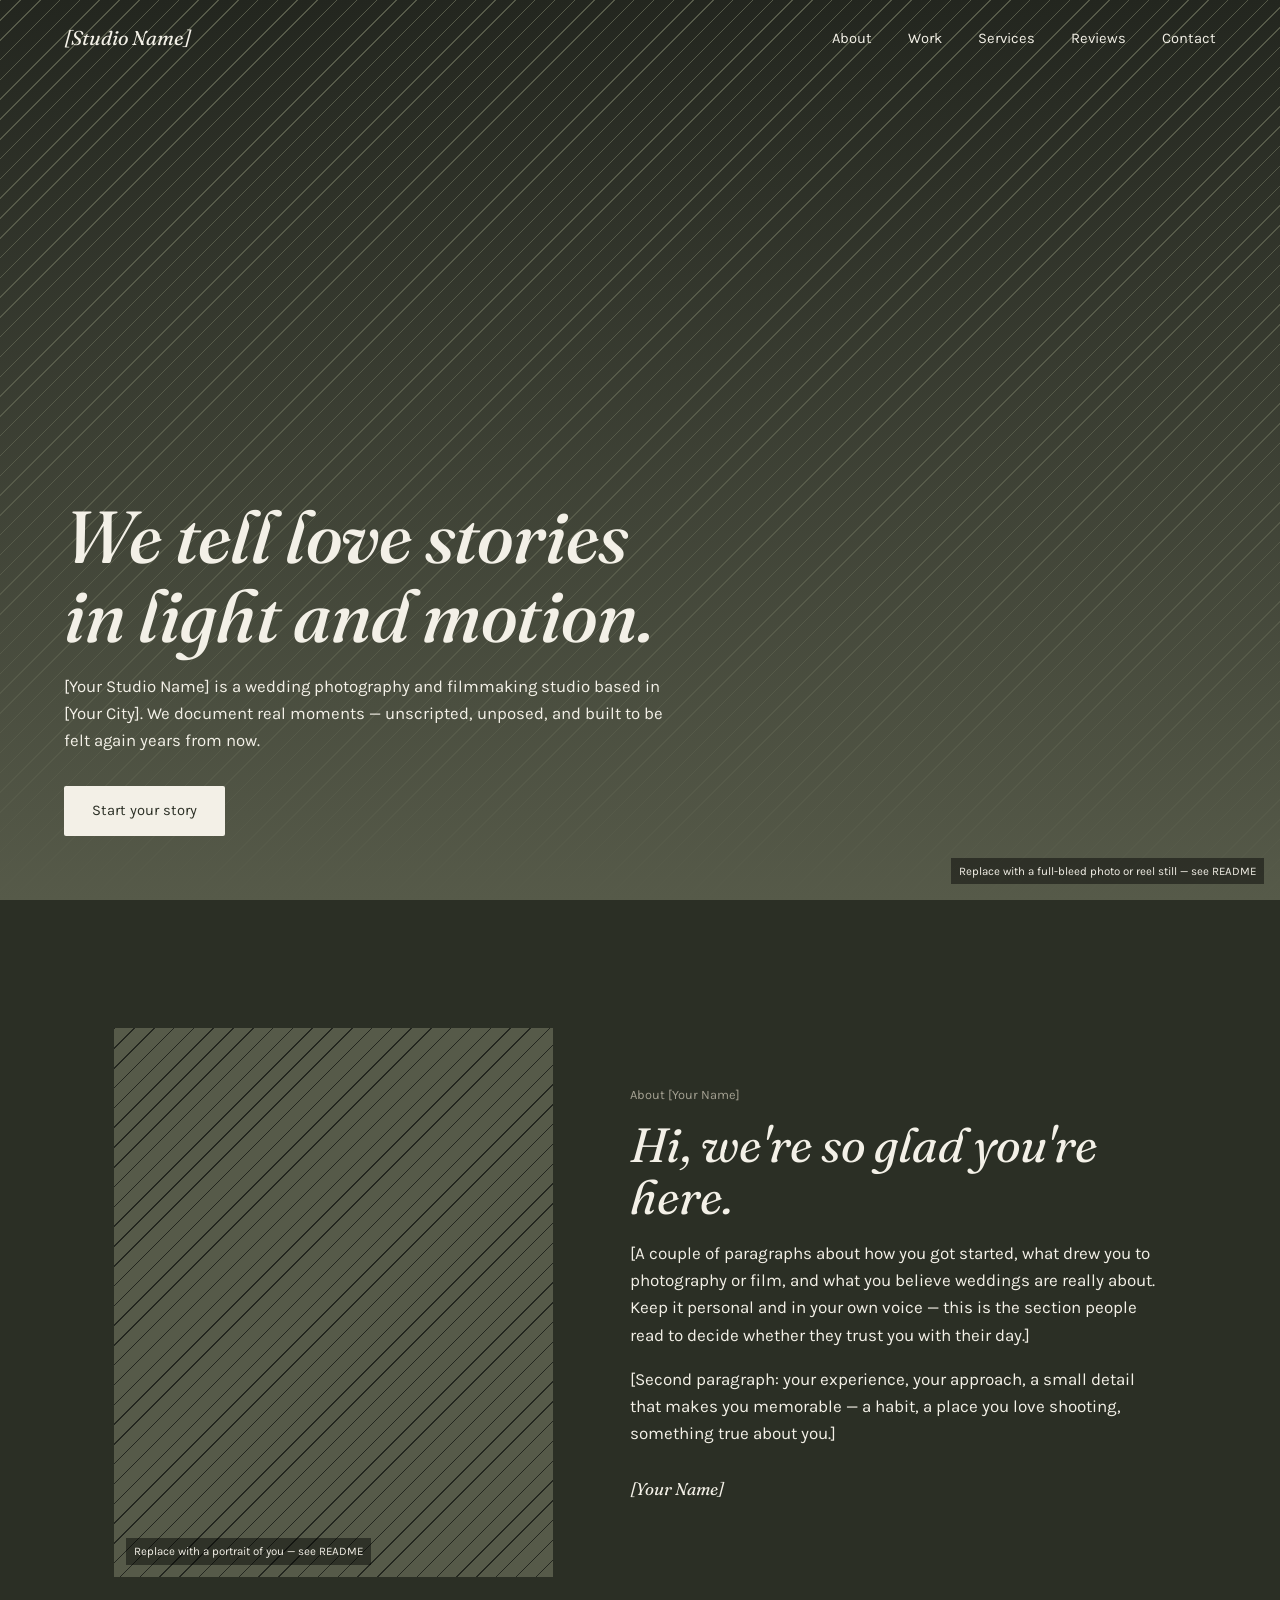
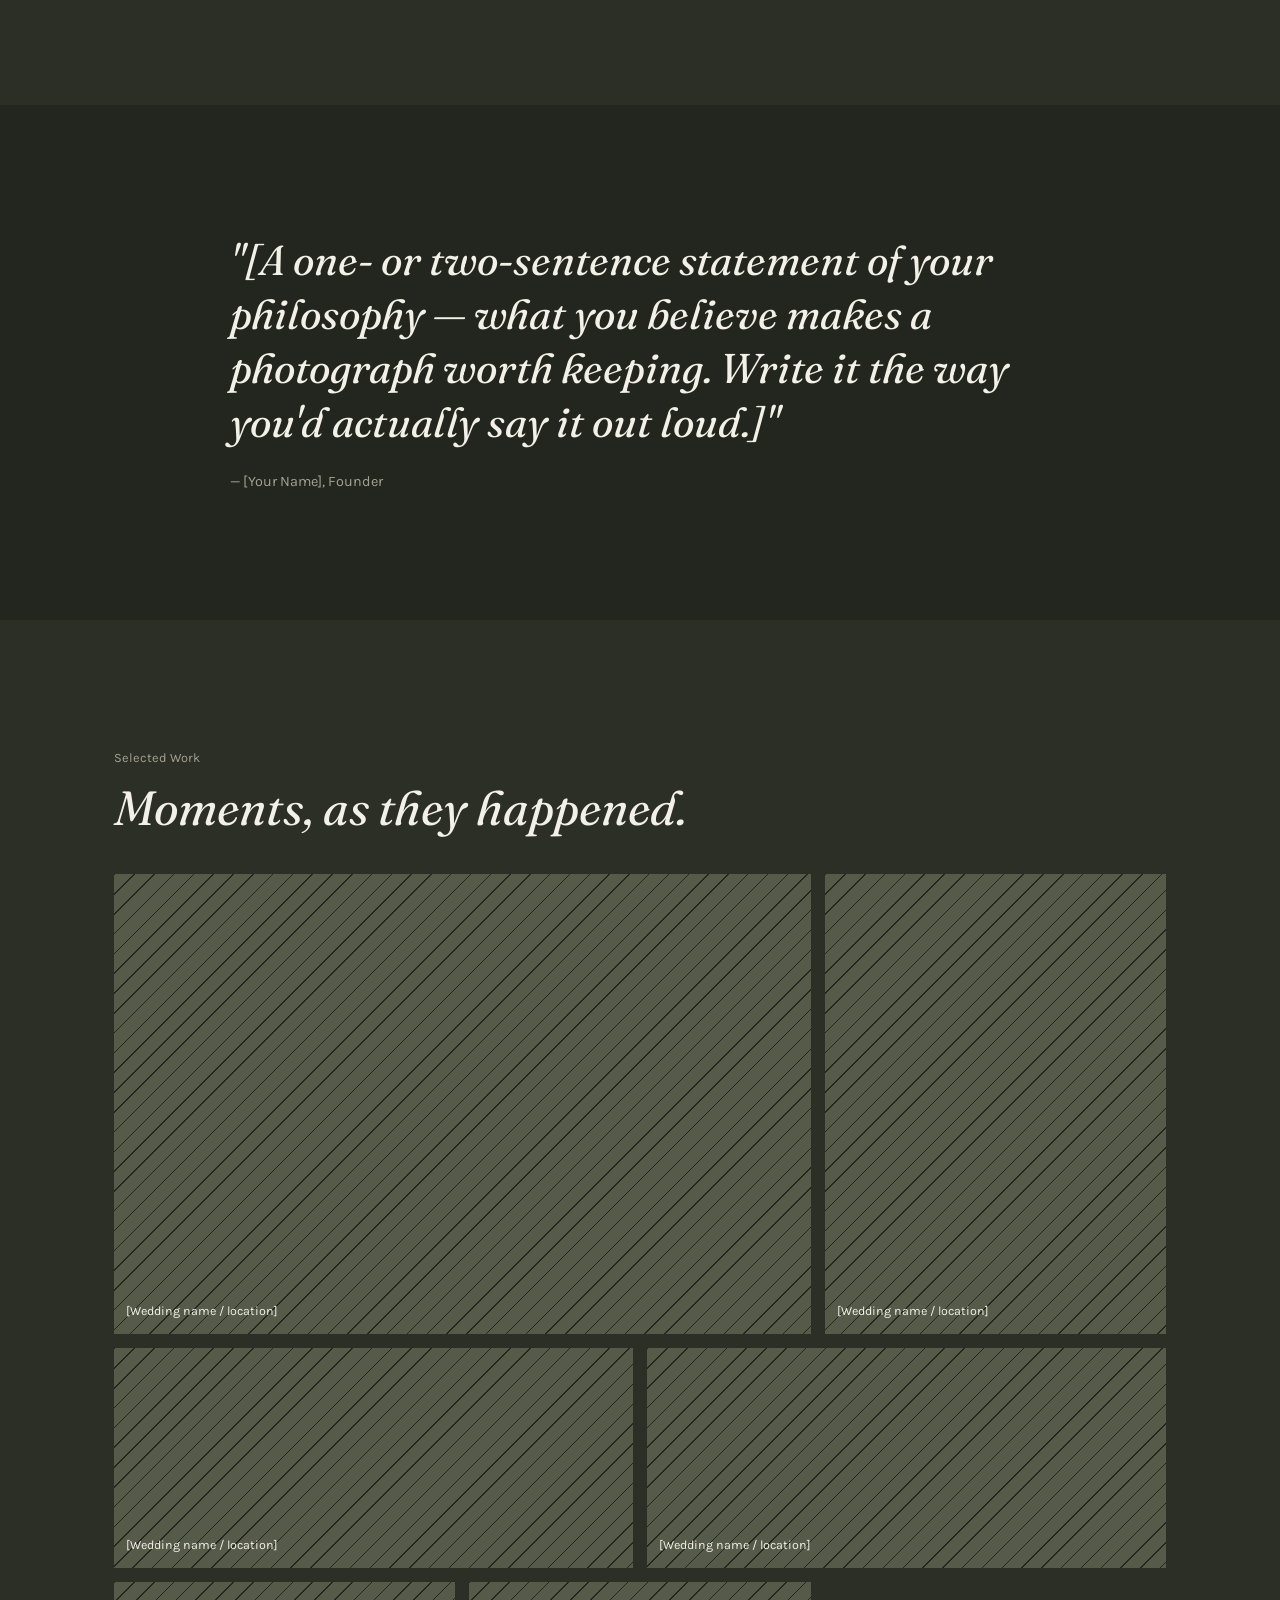
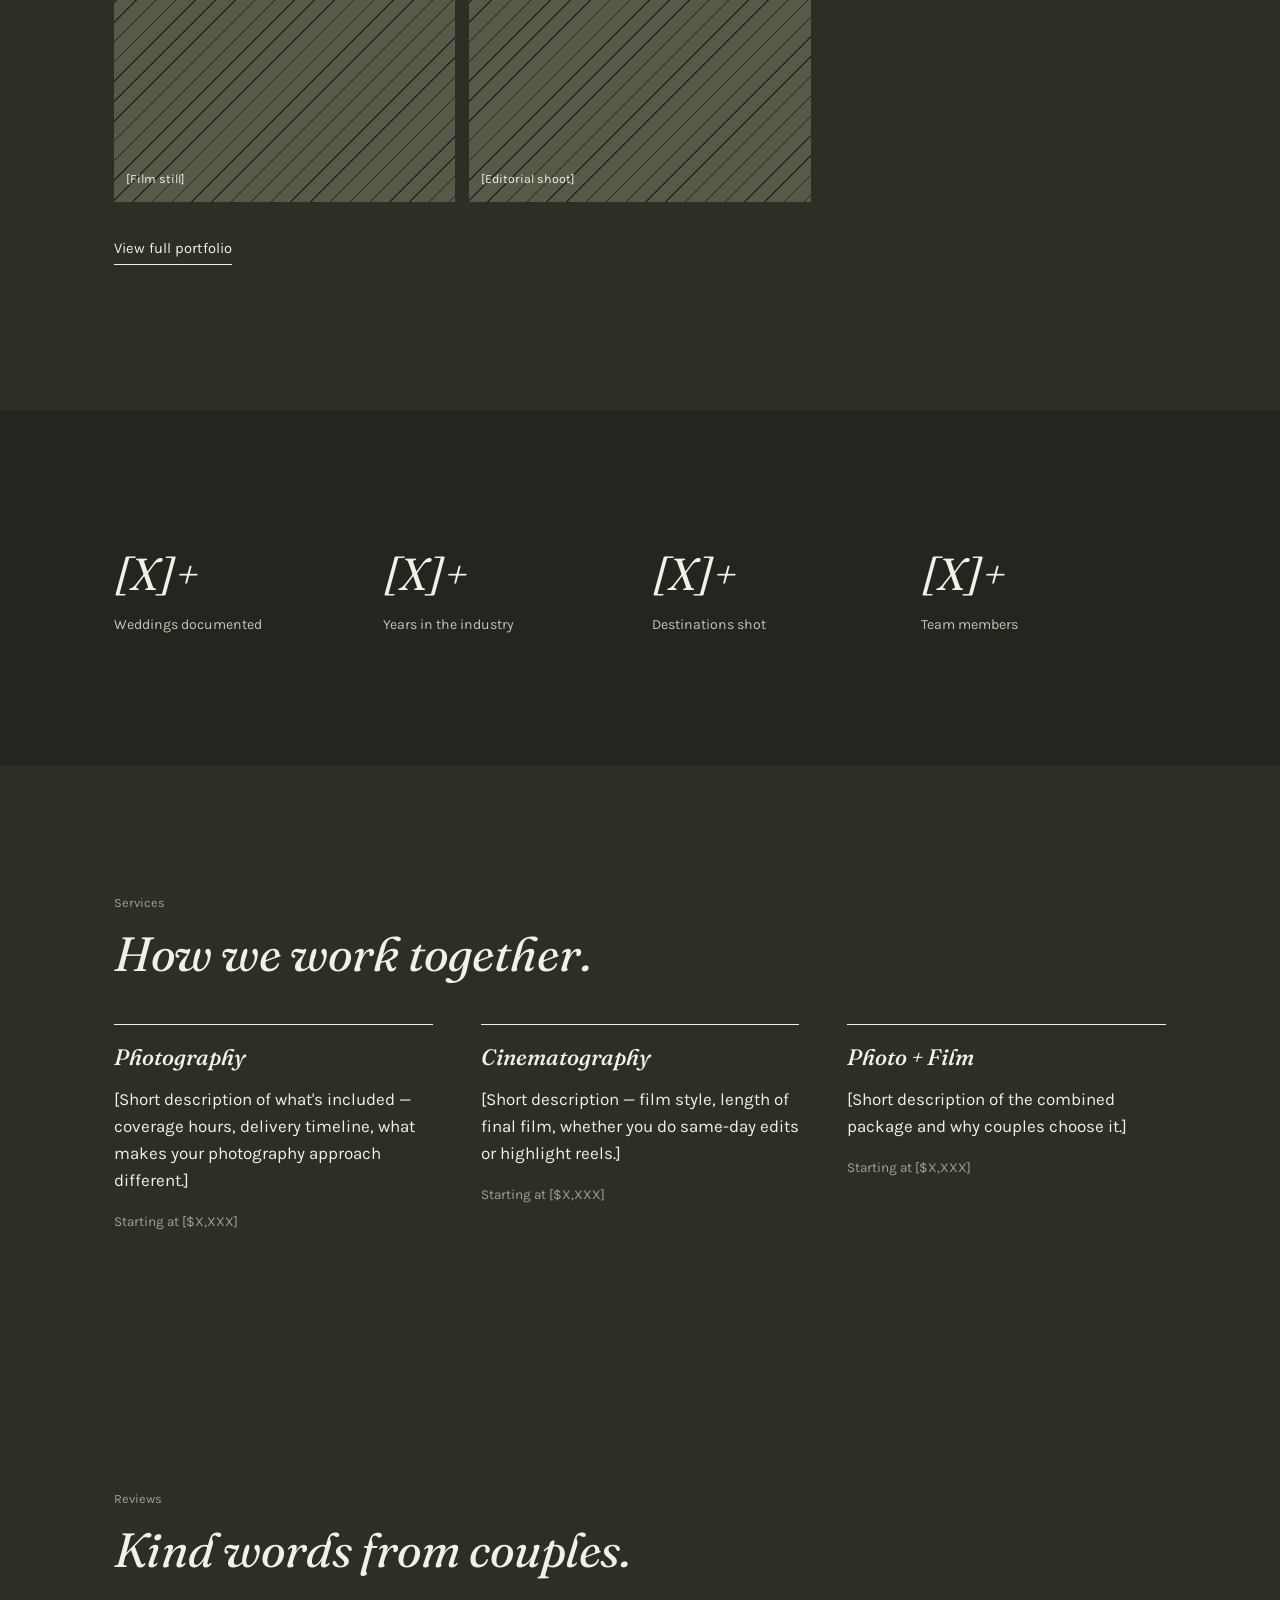
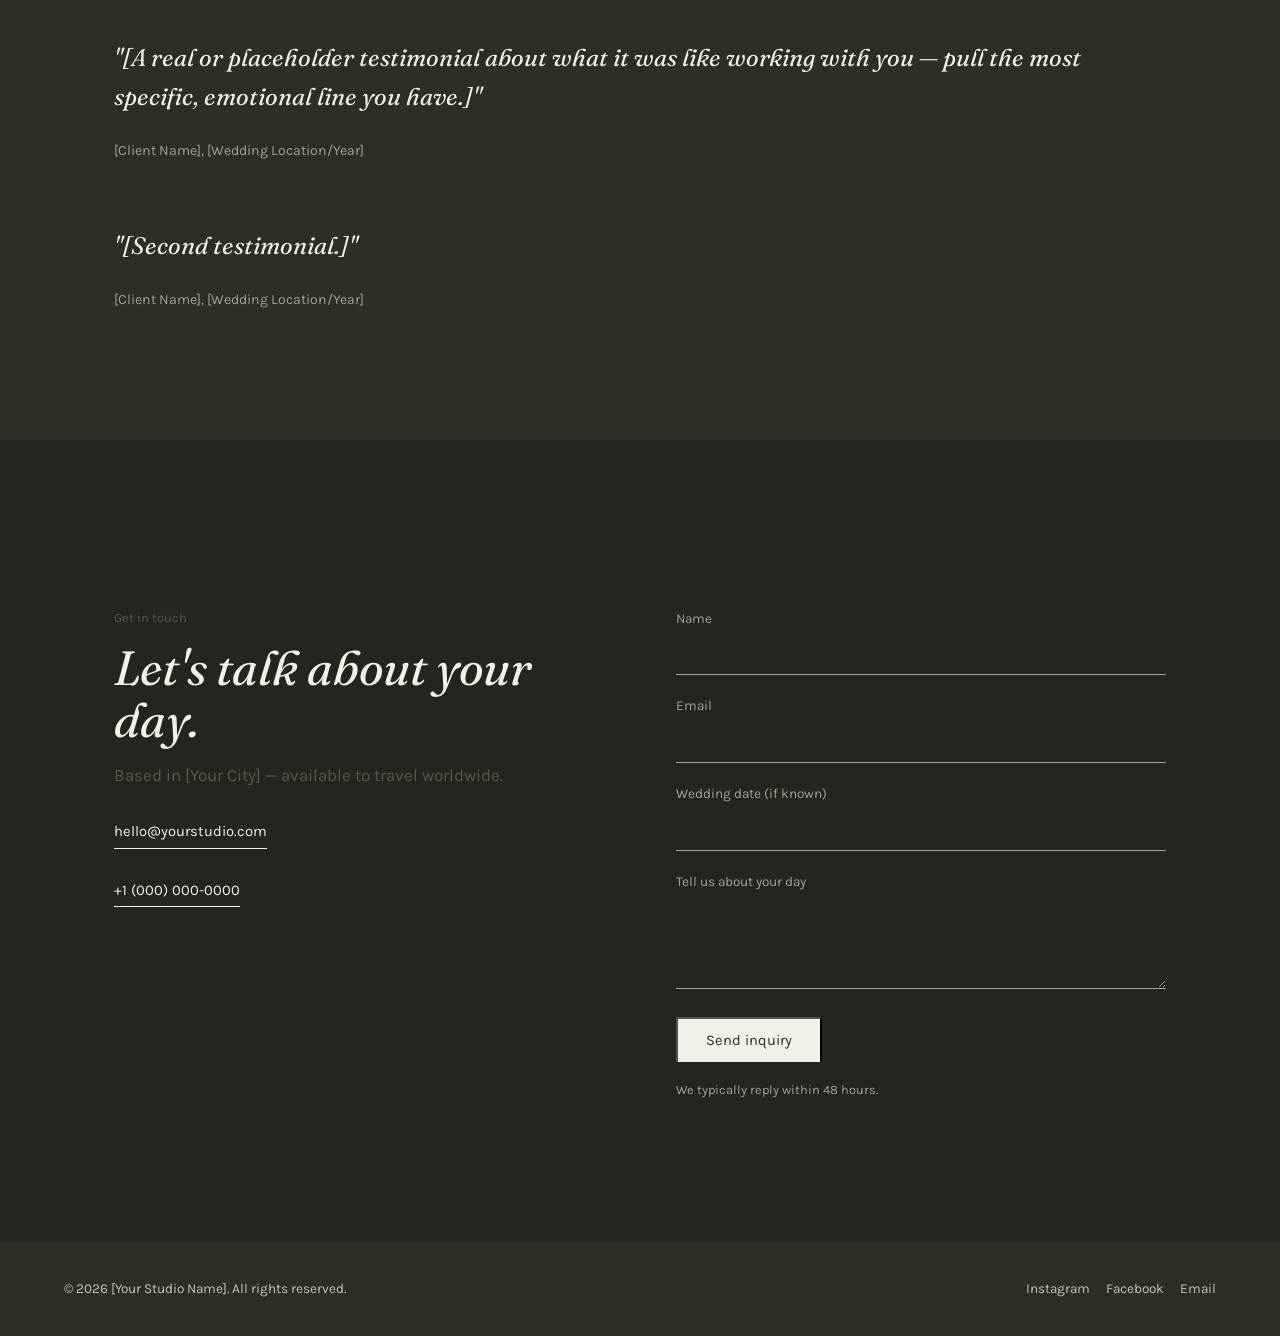
<file: preview.html>
<!DOCTYPE html>
<html lang="en">
<head>
<meta charset="UTF-8">
<meta name="viewport" content="width=device-width, initial-scale=1.0">
<title>[Your Studio Name] — Wedding Photography & Films</title>
<meta name="description" content="[Your Studio Name] is a wedding photography and videography studio telling real love stories in light and motion.">

<!--
  ============================================================
  HOW TO CUSTOMIZE THIS FILE
  ============================================================
  1. Find/replace every [Bracketed Placeholder] with your own text.
  2. Swap out the .hero__frame, .about__photo, .portfolio__item
     divs for real <img> tags once you have photos in /assets.
  3. Update the contact form's action="" URL — see README.md.
  4. Update social links in the footer.
  ============================================================
-->

<link rel="preconnect" href="https://fonts.googleapis.com">
<link rel="preconnect" href="https://fonts.gstatic.com" crossorigin>
<link href="https://fonts.googleapis.com/css2?family=Fraunces:ital,wght@0,400;0,500;1,400;1,500&family=Karla:wght@400;500;700&display=swap" rel="stylesheet">
<style>
/* ==========================================================
   TOKENS — edit these to restyle the whole site from one place
   ========================================================== */
:root {
  --ink: #F3F0E7;
  --ink-soft: #C6C3B6;
  --paper: #2B2F25;
  --paper-deep: #23261F;
  --clay: #F3F0E7;
  --sage: #A4A192;
  --stone: #565A49;

  --font-display: 'Fraunces', Georgia, serif;
  --font-body: 'Karla', Helvetica, Arial, sans-serif;

  --container: 1180px;
  --gutter: clamp(24px, 5vw, 72px);
}

* { box-sizing: border-box; }
html { scroll-behavior: smooth; }

body {
  margin: 0;
  background: var(--paper);
  color: var(--ink);
  font-family: var(--font-body);
  font-size: 17px;
  line-height: 1.6;
  -webkit-font-smoothing: antialiased;
}

img { max-width: 100%; display: block; }

a { color: inherit; }

.wrap {
  max-width: var(--container);
  margin: 0 auto;
  padding-left: var(--gutter);
  padding-right: var(--gutter);
}

h1, h2, h3 {
  font-family: var(--font-display);
  font-weight: 500;
  line-height: 1.08;
  margin: 0;
}

h2 {
  font-size: clamp(2rem, 4vw, 3rem);
  font-style: italic;
  font-weight: 400;
}

p { max-width: 62ch; }

/* Focus visibility */
a:focus-visible, button:focus-visible, input:focus-visible, textarea:focus-visible {
  outline: 2px solid var(--clay);
  outline-offset: 3px;
}

@media (prefers-reduced-motion: reduce) {
  * { animation: none !important; transition: none !important; }
  html { scroll-behavior: auto; }
}

/* ==========================================================
   NAV
   ========================================================== */
.nav {
  position: fixed;
  top: 0; left: 0; right: 0;
  z-index: 100;
  padding: 22px var(--gutter);
  display: flex;
  justify-content: space-between;
  align-items: center;
  background: transparent;
  transition: background-color .3s ease, padding .3s ease, box-shadow .3s ease;
}
.nav.is-scrolled {
  background: var(--paper);
  padding-top: 14px;
  padding-bottom: 14px;
  box-shadow: 0 1px 0 rgba(26,24,22,0.08);
}
.nav__mark {
  font-family: var(--font-display);
  font-style: italic;
  font-size: 1.25rem;
  text-decoration: none;
}
.nav__links {
  display: flex;
  gap: clamp(16px, 3vw, 36px);
  list-style: none;
  margin: 0; padding: 0;
}
.nav__links a {
  text-decoration: none;
  font-size: 0.92rem;
  border-bottom: 1px solid transparent;
  padding-bottom: 2px;
  transition: border-color .2s ease;
}
.nav__links a:hover { border-color: var(--ink); }
.nav__toggle {
  display: none;
  background: none;
  border: none;
  font-family: var(--font-body);
  font-size: 0.9rem;
  cursor: pointer;
}

@media (max-width: 760px) {
  .nav__links {
    position: fixed;
    top: 64px; left: 0; right: 0;
    background: var(--paper);
    flex-direction: column;
    padding: 24px var(--gutter) 32px;
    gap: 18px;
    box-shadow: 0 8px 20px rgba(26,24,22,0.08);
    transform: translateY(-8px);
    opacity: 0;
    pointer-events: none;
    transition: opacity .2s ease, transform .2s ease;
  }
  .nav__links.is-open {
    transform: translateY(0);
    opacity: 1;
    pointer-events: auto;
  }
  .nav__toggle { display: block; }
}

/* ==========================================================
   HERO
   ========================================================== */
.hero {
  position: relative;
  min-height: 100svh;
  display: flex;
  align-items: flex-end;
  padding: calc(var(--gutter) + 60px) var(--gutter) var(--gutter);
  overflow: hidden;
}
.hero__frame {
  position: absolute;
  inset: 0;
  background:
    repeating-linear-gradient(135deg, var(--stone) 0 1px, transparent 1px 14px),
    linear-gradient(180deg, var(--paper-deep), var(--stone));
  opacity: 0;
  transform: scale(1.04);
  animation: heroIn 1.4s cubic-bezier(.2,.7,.2,1) forwards;
}
@keyframes heroIn {
  to { opacity: 1; transform: scale(1); }
}
.hero__frame::after {
  content: 'Replace with a full-bleed photo or reel still — see README';
  position: absolute;
  bottom: 16px; right: 16px;
  font-family: var(--font-body);
  font-size: 0.72rem;
  color: var(--ink);
  background: rgba(0,0,0,0.45);
  padding: 4px 8px;
}
.hero__content {
  position: relative;
  z-index: 2;
  max-width: 640px;
  color: var(--ink);
}
.hero__content--on-dark { color: var(--paper); }
.hero h1 {
  font-size: clamp(2.6rem, 7vw, 4.6rem);
  font-style: italic;
}
.hero p {
  margin-top: 18px;
  font-size: 1.05rem;
}
.hero__cta {
  margin-top: 32px;
}

/* ==========================================================
   BUTTONS / LINKS
   ========================================================== */
.btn {
  display: inline-block;
  font-family: var(--font-body);
  font-size: 0.92rem;
  text-decoration: none;
  color: var(--ink);
  border-bottom: 1px solid var(--ink);
  padding-bottom: 4px;
  transition: opacity .2s ease;
}
.btn:hover { opacity: 0.6; }
.btn--solid {
  background: var(--ink);
  color: var(--paper);
  padding: 13px 28px;
  border-bottom: none;
  border-radius: 2px;
}
.btn--solid:hover { opacity: 0.85; }

/* ==========================================================
   SECTION SCAFFOLDING
   ========================================================== */
section { padding: clamp(64px, 10vw, 140px) 0; }
.section-label {
  font-family: var(--font-body);
  font-size: 0.8rem;
  color: var(--sage);
  margin: 0 0 14px;
}

/* ==========================================================
   ABOUT (image + text, offset)
   ========================================================== */
.about {
  display: grid;
  grid-template-columns: 0.9fr 1.1fr;
  gap: clamp(28px, 6vw, 80px);
  align-items: center;
}
.about__photo {
  aspect-ratio: 4 / 5;
  background: repeating-linear-gradient(135deg, var(--paper-deep) 0 1px, transparent 1px 14px), var(--stone);
  display: flex; align-items: flex-end; padding: 12px;
}
.about__photo span {
  font-size: 0.72rem;
  color: var(--ink);
  background: rgba(0,0,0,0.45);
  padding: 4px 8px;
}
.about__text .signature {
  margin-top: 28px;
  font-family: var(--font-display);
  font-style: italic;
  color: var(--clay);
}
@media (max-width: 780px) {
  .about { grid-template-columns: 1fr; }
}

/* ==========================================================
   PHILOSOPHY (full-width statement)
   ========================================================== */
.philosophy {
  background: var(--paper-deep);
  color: var(--ink);
}
.philosophy blockquote {
  margin: 0 auto;
  max-width: 820px;
  font-family: var(--font-display);
  font-style: italic;
  font-size: clamp(1.6rem, 4vw, 2.6rem);
  line-height: 1.3;
  text-align: left;
}
.philosophy cite {
  display: block;
  margin-top: 24px;
  font-family: var(--font-body);
  font-style: normal;
  font-size: 0.9rem;
  color: var(--sage);
}

/* ==========================================================
   PORTFOLIO — varied-size grid, not uniform cards
   ========================================================== */
.portfolio__grid {
  display: grid;
  grid-template-columns: repeat(6, 1fr);
  gap: 14px;
  margin-top: 40px;
}
.portfolio__item {
  position: relative;
  background: repeating-linear-gradient(135deg, var(--paper-deep) 0 1px, transparent 1px 14px), var(--stone);
  min-height: 220px;
  display: flex;
  align-items: flex-end;
}
.portfolio__item span {
  font-size: 0.78rem;
  padding: 12px;
  color: var(--ink);
}
.portfolio__item--wide { grid-column: span 4; }
.portfolio__item--tall { grid-column: span 2; min-height: 460px; }
.portfolio__item--half { grid-column: span 3; }
.portfolio__item--third { grid-column: span 2; }

@media (max-width: 860px) {
  .portfolio__grid { grid-template-columns: repeat(2, 1fr); }
  .portfolio__item, .portfolio__item--wide, .portfolio__item--tall,
  .portfolio__item--half, .portfolio__item--third { grid-column: span 2; min-height: 260px; }
}

/* ==========================================================
   SERVICES
   ========================================================== */
.services__grid {
  display: grid;
  grid-template-columns: repeat(3, 1fr);
  gap: clamp(20px, 4vw, 48px);
  margin-top: 44px;
}
.service {
  border-top: 1px solid var(--ink);
  padding-top: 20px;
}
.service h3 {
  font-size: 1.4rem;
  font-style: italic;
  margin-bottom: 10px;
}
.service .price {
  display: block;
  margin: 16px 0 0;
  font-family: var(--font-body);
  font-size: 0.85rem;
  color: var(--sage);
}
@media (max-width: 780px) {
  .services__grid { grid-template-columns: 1fr; }
}

/* ==========================================================
   STATS
   ========================================================== */
.stats {
  background: var(--paper-deep);
}
.stats__grid {
  display: grid;
  grid-template-columns: repeat(4, 1fr);
  gap: 24px;
  text-align: left;
}
.stat strong {
  display: block;
  font-family: var(--font-display);
  font-size: clamp(2rem, 4vw, 2.8rem);
  font-style: italic;
  font-weight: 400;
}
.stat span {
  font-size: 0.88rem;
  color: var(--ink-soft);
}
@media (max-width: 700px) {
  .stats__grid { grid-template-columns: 1fr 1fr; }
}

/* ==========================================================
   TESTIMONIALS
   ========================================================== */
.testimonials__list {
  margin-top: 40px;
  display: grid;
  gap: 40px;
}
.testimonial p {
  font-family: var(--font-display);
  font-style: italic;
  font-size: clamp(1.15rem, 2.4vw, 1.5rem);
  max-width: 68ch;
}
.testimonial cite {
  display: block;
  margin-top: 12px;
  font-family: var(--font-body);
  font-style: normal;
  font-size: 0.88rem;
  color: var(--sage);
}

/* ==========================================================
   CONTACT
   ========================================================== */
.contact {
  background: var(--paper-deep);
  color: var(--ink);
}
.contact h2 { color: var(--ink); }
.contact__grid {
  display: grid;
  grid-template-columns: 1fr 1fr;
  gap: clamp(28px, 6vw, 72px);
  margin-top: 40px;
}
.contact__details a { text-decoration: none; }
.contact__details .btn { border-color: var(--ink); color: var(--ink); }
.field {
  margin-bottom: 20px;
}
.field label {
  display: block;
  font-size: 0.85rem;
  margin-bottom: 6px;
  color: var(--sage);
}
.field input, .field textarea {
  width: 100%;
  background: transparent;
  border: none;
  border-bottom: 1px solid var(--sage);
  color: var(--ink);
  font-family: var(--font-body);
  font-size: 1rem;
  padding: 10px 0;
}
.field textarea { resize: vertical; min-height: 90px; }
.field input::placeholder, .field textarea::placeholder { color: rgba(243,240,231,0.4); }
.form-note { font-size: 0.8rem; color: var(--sage); margin-top: 18px; max-width: 100%; }

/* ==========================================================
   FOOTER
   ========================================================== */
.footer {
  padding: 36px var(--gutter);
  display: flex;
  flex-wrap: wrap;
  gap: 12px 24px;
  justify-content: space-between;
  font-size: 0.85rem;
  color: var(--ink-soft);
  border-top: 1px solid var(--paper-deep);
}
.footer a { text-decoration: none; }
.footer__social { display: flex; gap: 16px; list-style: none; padding: 0; margin: 0; }

</style>
</head>
<body>

<nav class="nav" id="nav">
  <a href="#top" class="nav__mark">[Studio Name]</a>
  <button class="nav__toggle" id="navToggle" aria-expanded="false" aria-controls="navLinks">Menu</button>
  <ul class="nav__links" id="navLinks">
    <li><a href="#about">About</a></li>
    <li><a href="#work">Work</a></li>
    <li><a href="#services">Services</a></li>
    <li><a href="#reviews">Reviews</a></li>
    <li><a href="#contact">Contact</a></li>
  </ul>
</nav>

<header class="hero" id="top">
  <div class="hero__frame" aria-hidden="true"></div>
  <div class="hero__content">
    <h1>We tell love stories<br>in light and motion.</h1>
    <p>[Your Studio Name] is a wedding photography and filmmaking studio based in [Your City]. We document real moments — unscripted, unposed, and built to be felt again years from now.</p>
    <div class="hero__cta">
      <a href="#contact" class="btn btn--solid">Start your story</a>
    </div>
  </div>
</header>

<main>

  <section class="about wrap" id="about">
    <div class="about__photo" aria-hidden="true">
      <span>Replace with a portrait of you — see README</span>
    </div>
    <div class="about__text">
      <p class="section-label">About [Your Name]</p>
      <h2>Hi, we're so glad you're here.</h2>
      <p>[A couple of paragraphs about how you got started, what drew you to photography or film, and what you believe weddings are really about. Keep it personal and in your own voice — this is the section people read to decide whether they trust you with their day.]</p>
      <p>[Second paragraph: your experience, your approach, a small detail that makes you memorable — a habit, a place you love shooting, something true about you.]</p>
      <p class="signature">[Your Name]</p>
    </div>
  </section>

  <section class="philosophy">
    <div class="wrap">
      <blockquote>
        "[A one- or two-sentence statement of your philosophy — what you believe makes a photograph worth keeping. Write it the way you'd actually say it out loud.]"
        <cite>— [Your Name], Founder</cite>
      </blockquote>
    </div>
  </section>

  <section class="wrap" id="work">
    <p class="section-label">Selected Work</p>
    <h2>Moments, as they happened.</h2>
    <div class="portfolio__grid">
      <div class="portfolio__item portfolio__item--wide"><span>[Wedding name / location]</span></div>
      <div class="portfolio__item portfolio__item--tall"><span>[Wedding name / location]</span></div>
      <div class="portfolio__item portfolio__item--half"><span>[Wedding name / location]</span></div>
      <div class="portfolio__item portfolio__item--half"><span>[Wedding name / location]</span></div>
      <div class="portfolio__item portfolio__item--third"><span>[Film still]</span></div>
      <div class="portfolio__item portfolio__item--third"><span>[Editorial shoot]</span></div>
    </div>
    <p style="margin-top: 32px;"><a href="#" class="btn">View full portfolio</a></p>
  </section>

  <section class="stats">
    <div class="wrap stats__grid">
      <div class="stat"><strong>[X]+</strong><span>Weddings documented</span></div>
      <div class="stat"><strong>[X]+</strong><span>Years in the industry</span></div>
      <div class="stat"><strong>[X]+</strong><span>Destinations shot</span></div>
      <div class="stat"><strong>[X]+</strong><span>Team members</span></div>
    </div>
  </section>

  <section class="wrap" id="services">
    <p class="section-label">Services</p>
    <h2>How we work together.</h2>
    <div class="services__grid">
      <div class="service">
        <h3>Photography</h3>
        <p>[Short description of what's included — coverage hours, delivery timeline, what makes your photography approach different.]</p>
        <span class="price">Starting at [$X,XXX]</span>
      </div>
      <div class="service">
        <h3>Cinematography</h3>
        <p>[Short description — film style, length of final film, whether you do same-day edits or highlight reels.]</p>
        <span class="price">Starting at [$X,XXX]</span>
      </div>
      <div class="service">
        <h3>Photo + Film</h3>
        <p>[Short description of the combined package and why couples choose it.]</p>
        <span class="price">Starting at [$X,XXX]</span>
      </div>
    </div>
  </section>

  <section class="wrap" id="reviews">
    <p class="section-label">Reviews</p>
    <h2>Kind words from couples.</h2>
    <div class="testimonials__list">
      <div class="testimonial">
        <p>"[A real or placeholder testimonial about what it was like working with you — pull the most specific, emotional line you have.]"</p>
        <cite>[Client Name], [Wedding Location/Year]</cite>
      </div>
      <div class="testimonial">
        <p>"[Second testimonial.]"</p>
        <cite>[Client Name], [Wedding Location/Year]</cite>
      </div>
    </div>
  </section>

  <section class="contact" id="contact">
    <div class="wrap contact__grid">
      <div class="contact__details">
        <p class="section-label" style="color: var(--stone);">Get in touch</p>
        <h2>Let's talk about your day.</h2>
        <p style="color: var(--stone); margin-top: 16px;">Based in [Your City] — available to travel worldwide.</p>
        <p style="margin-top: 28px;">
          <a href="mailto:hello@yourstudio.com" class="btn">hello@yourstudio.com</a><br><br>
          <a href="tel:+10000000000" class="btn">+1 (000) 000-0000</a>
        </p>
      </div>
      <div class="contact__form">
        <!--
          This form posts to Formspree, a free service for static-site forms.
          Sign up at https://formspree.io, create a form, and paste your
          endpoint URL into the action="" attribute below.
        -->
        <form action="https://formspree.io/f/YOUR_FORM_ID" method="POST">
          <div class="field">
            <label for="name">Name</label>
            <input type="text" id="name" name="name" required>
          </div>
          <div class="field">
            <label for="email">Email</label>
            <input type="email" id="email" name="email" required>
          </div>
          <div class="field">
            <label for="date">Wedding date (if known)</label>
            <input type="text" id="date" name="wedding_date">
          </div>
          <div class="field">
            <label for="message">Tell us about your day</label>
            <textarea id="message" name="message" required></textarea>
          </div>
          <button type="submit" class="btn btn--solid">Send inquiry</button>
        </form>
        <p class="form-note">We typically reply within 48 hours.</p>
      </div>
    </div>
  </section>

</main>

<footer class="footer">
  <span>© <span id="year"></span> [Your Studio Name]. All rights reserved.</span>
  <ul class="footer__social">
    <li><a href="https://instagram.com/yourhandle">Instagram</a></li>
    <li><a href="https://facebook.com/yourhandle">Facebook</a></li>
    <li><a href="mailto:hello@yourstudio.com">Email</a></li>
  </ul>
</footer>

<script>
// Nav background on scroll
const nav = document.getElementById('nav');
const onScroll = () => {
  if (window.scrollY > 40) {
    nav.classList.add('is-scrolled');
  } else {
    nav.classList.remove('is-scrolled');
  }
};
window.addEventListener('scroll', onScroll, { passive: true });
onScroll();

// Mobile menu toggle
const navToggle = document.getElementById('navToggle');
const navLinks = document.getElementById('navLinks');
navToggle.addEventListener('click', () => {
  const isOpen = navLinks.classList.toggle('is-open');
  navToggle.setAttribute('aria-expanded', String(isOpen));
});

// Close mobile menu after clicking a link
navLinks.querySelectorAll('a').forEach((link) => {
  link.addEventListener('click', () => {
    navLinks.classList.remove('is-open');
    navToggle.setAttribute('aria-expanded', 'false');
  });
});

// Footer year
document.getElementById('year').textContent = new Date().getFullYear();

</script>
</body>
</html>
</file>
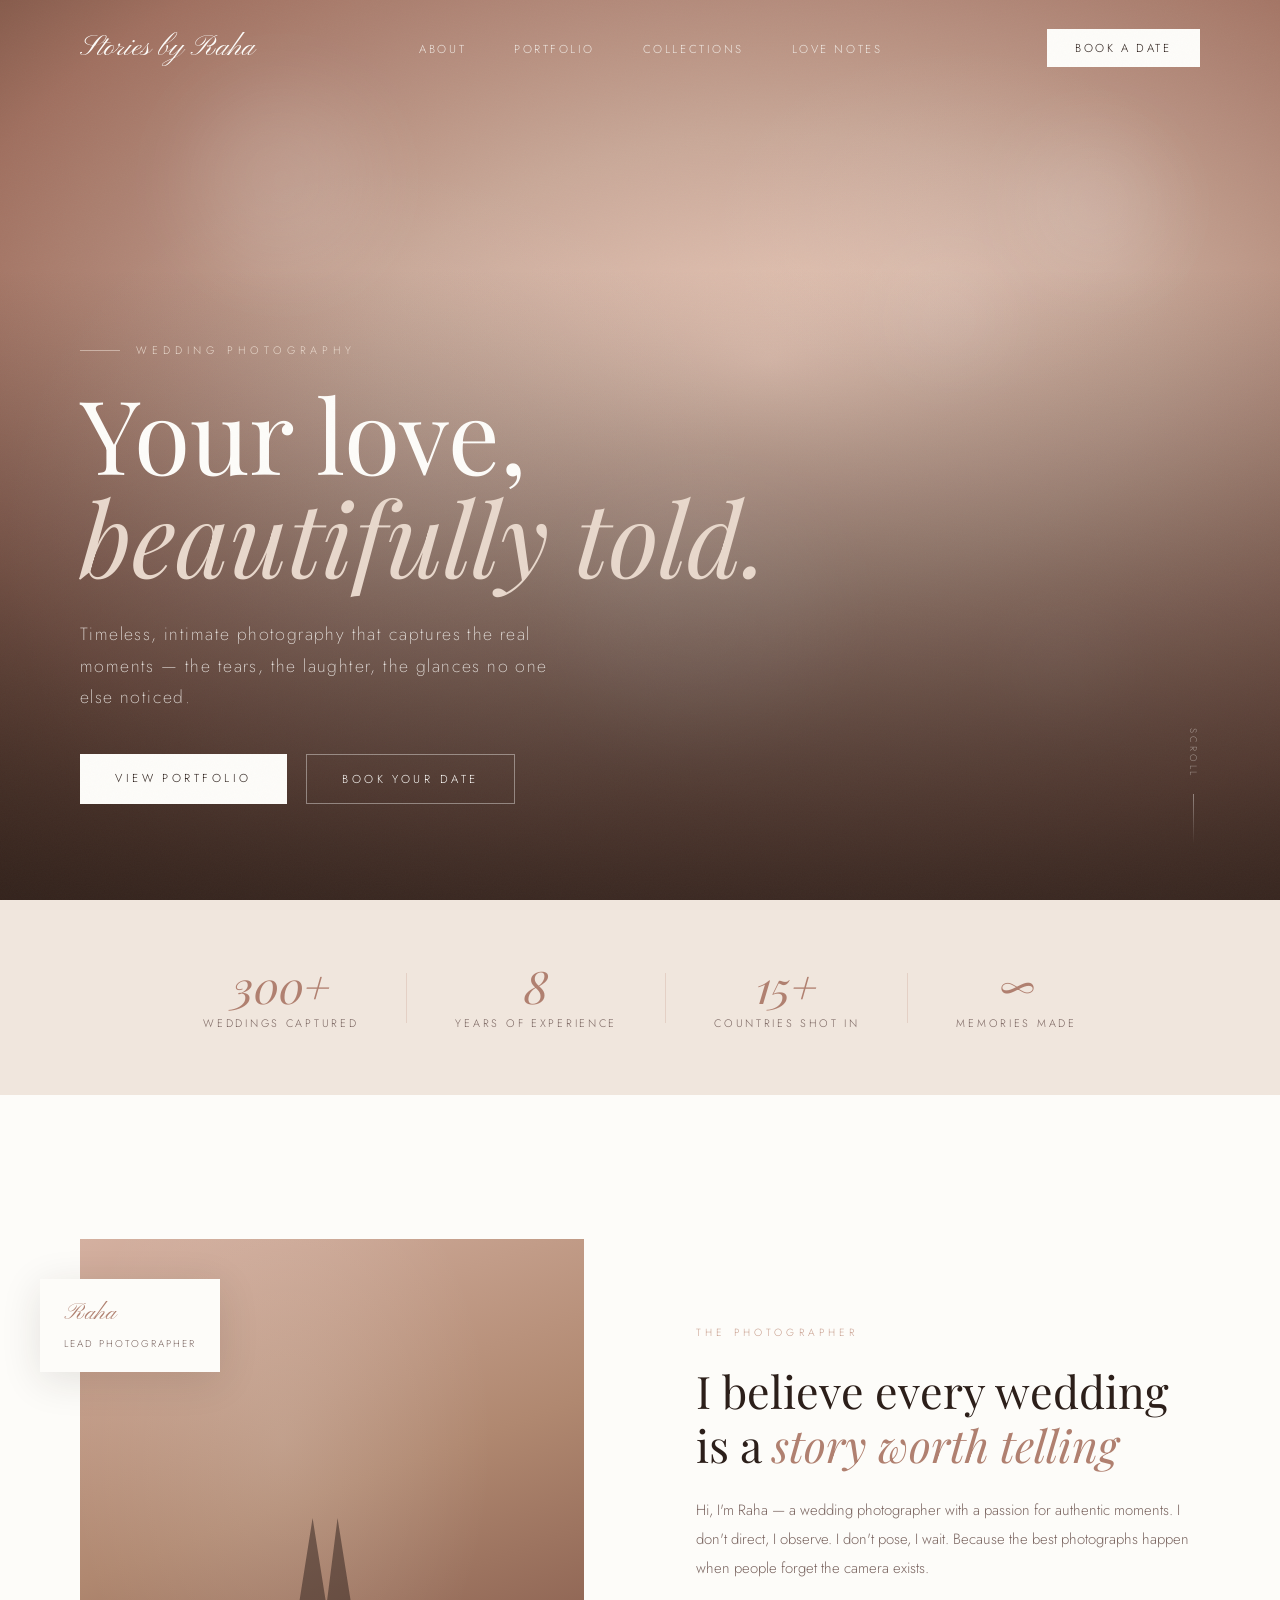
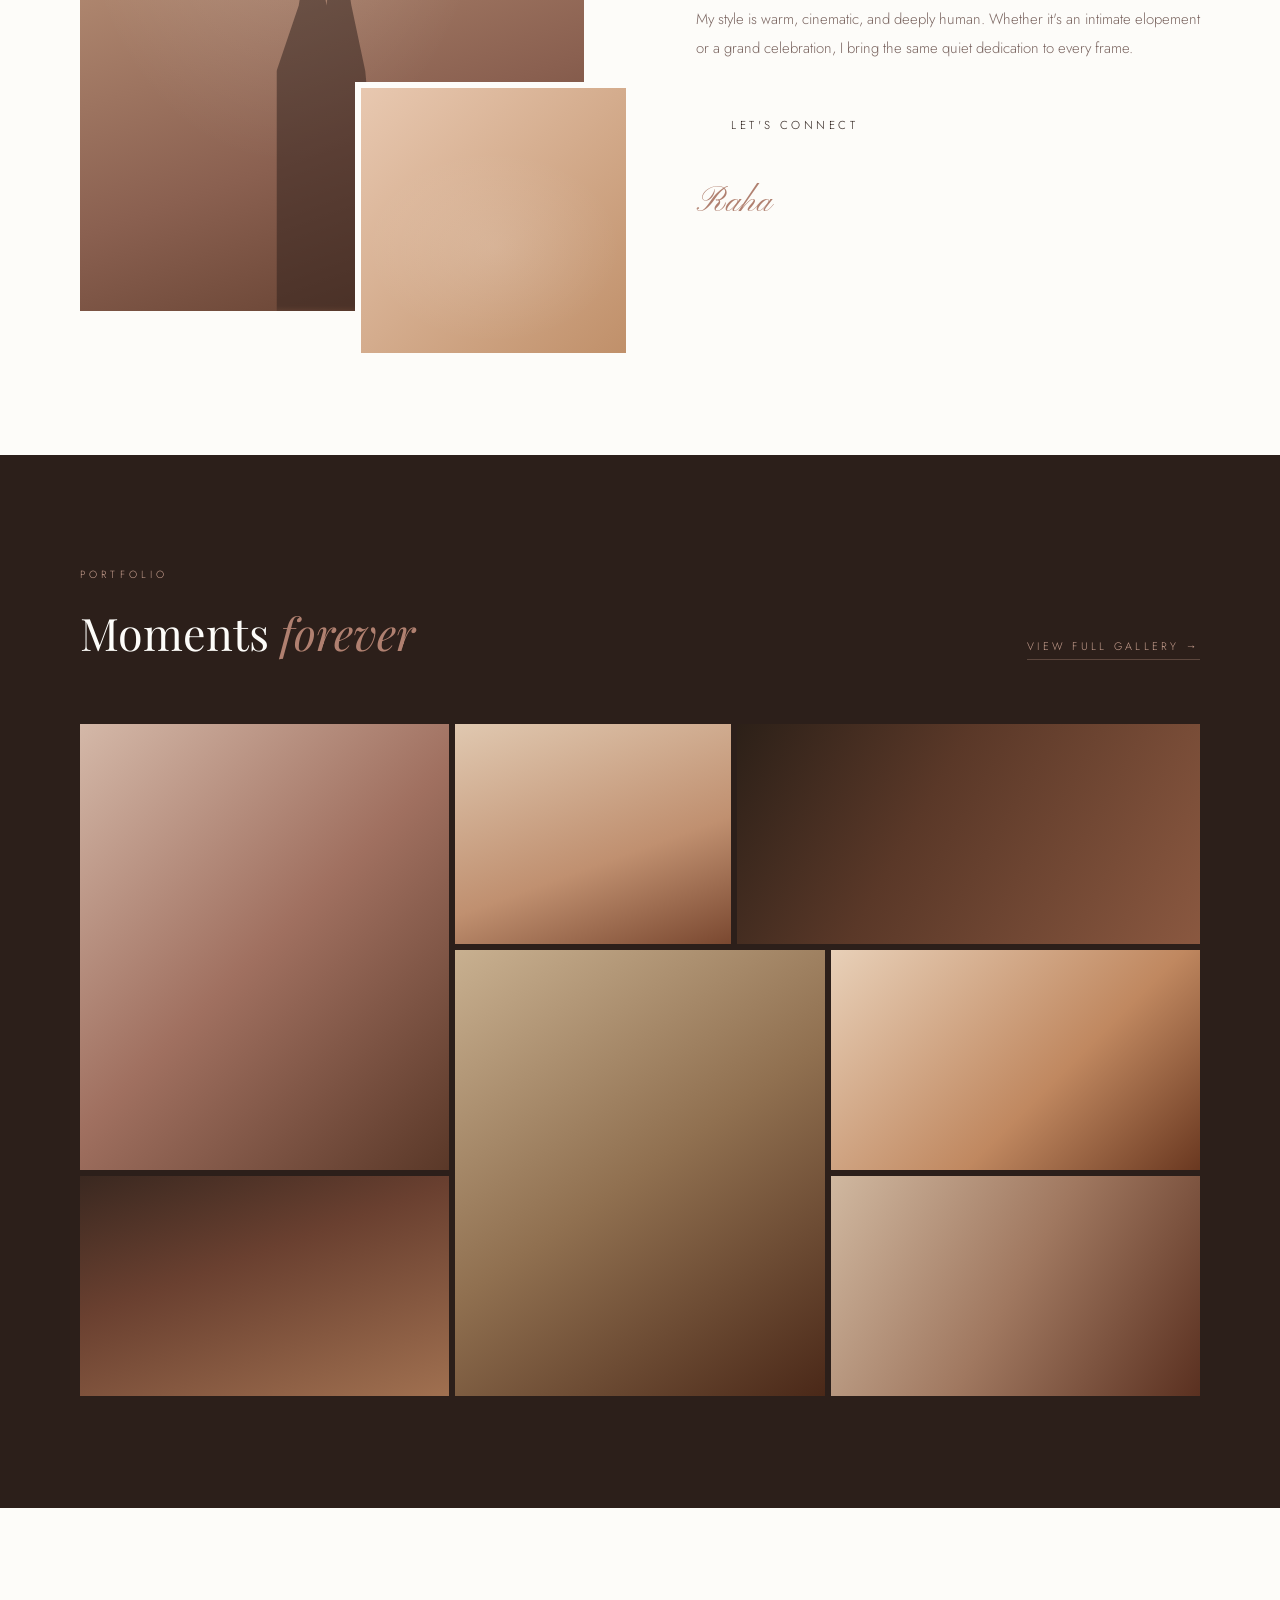
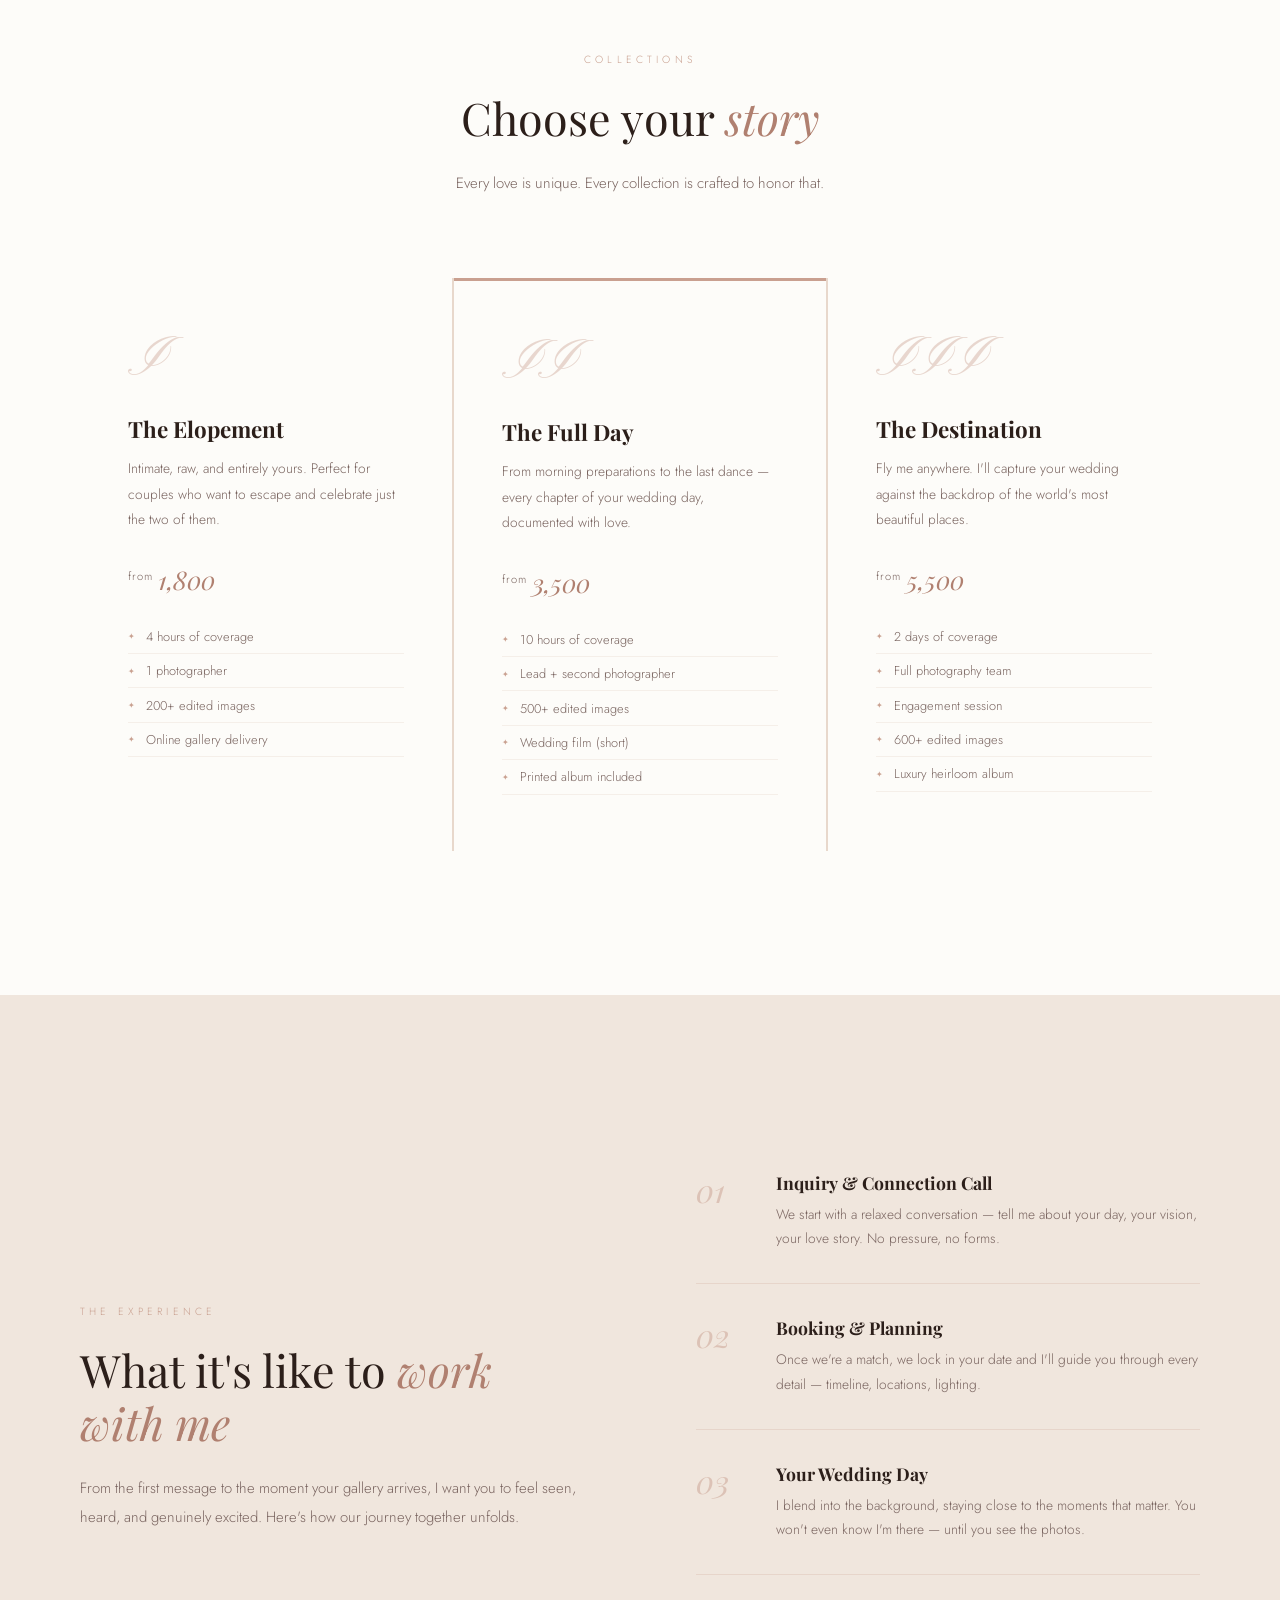
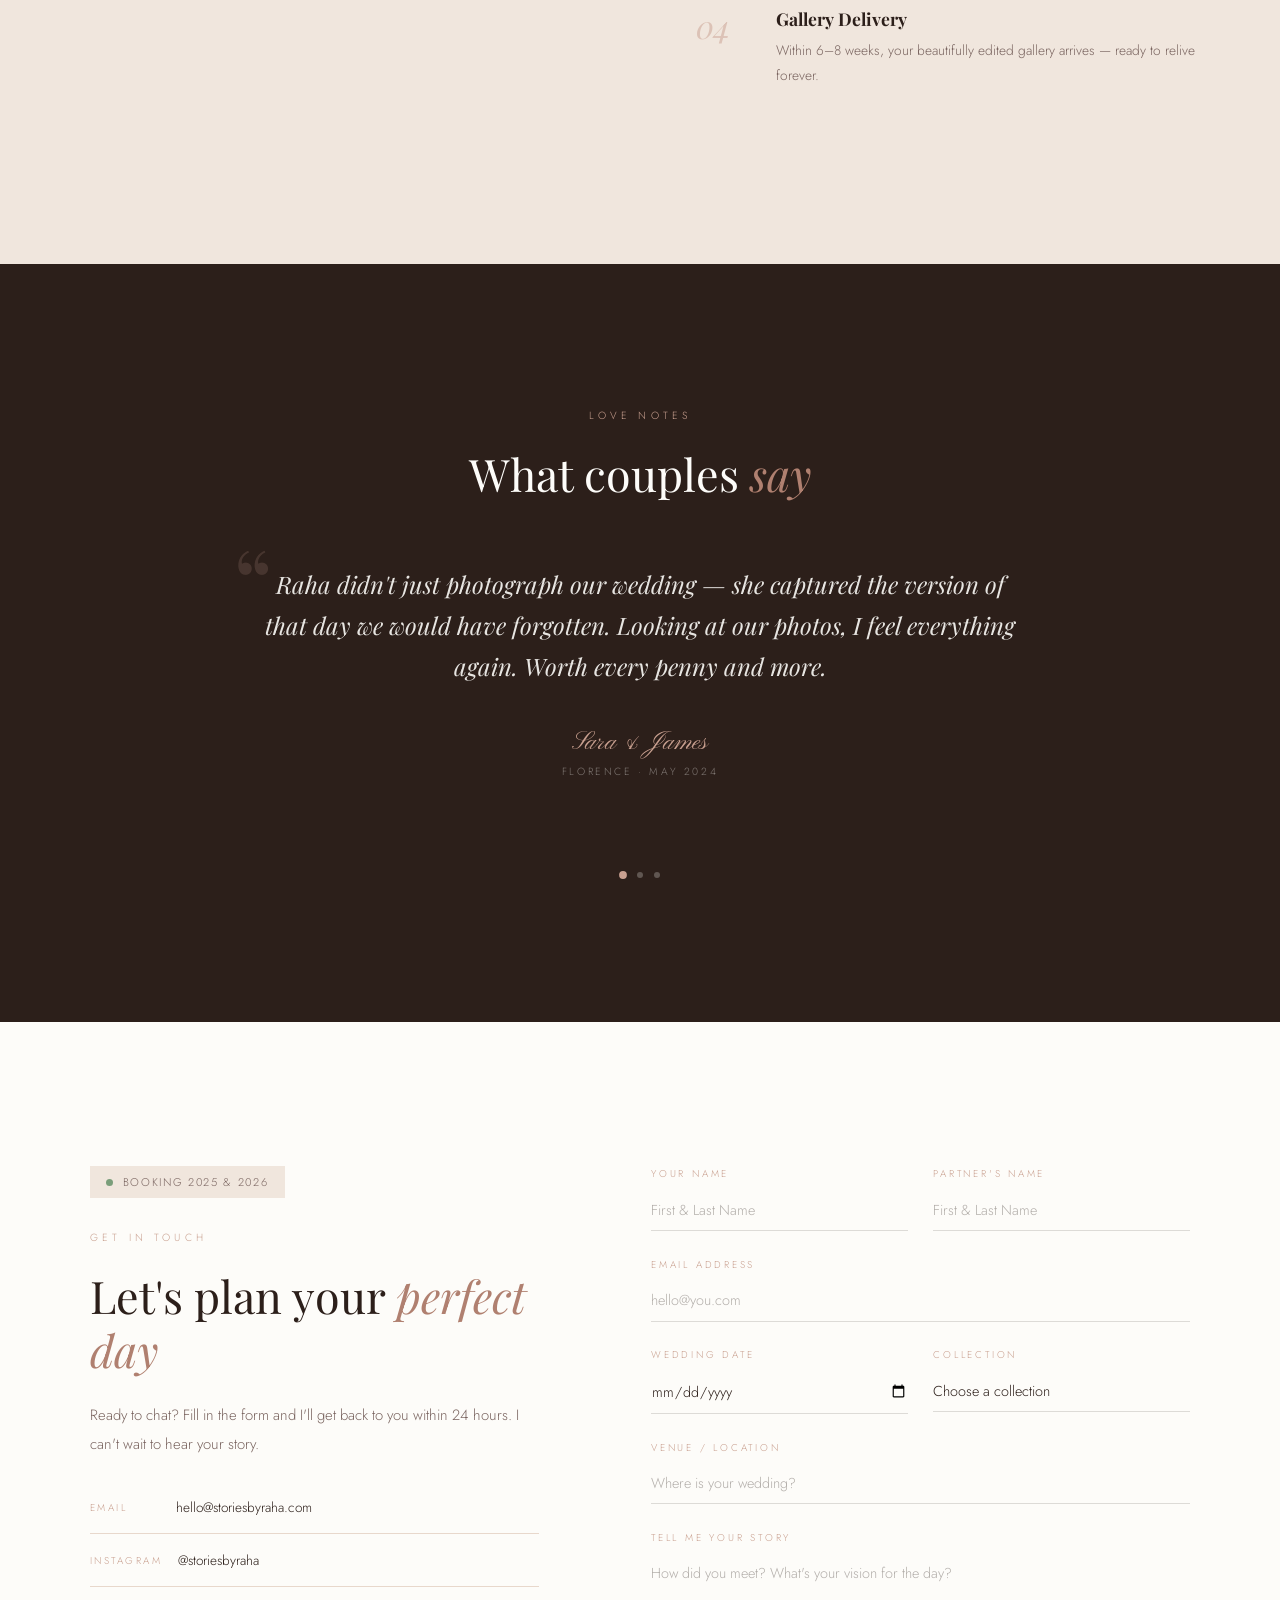
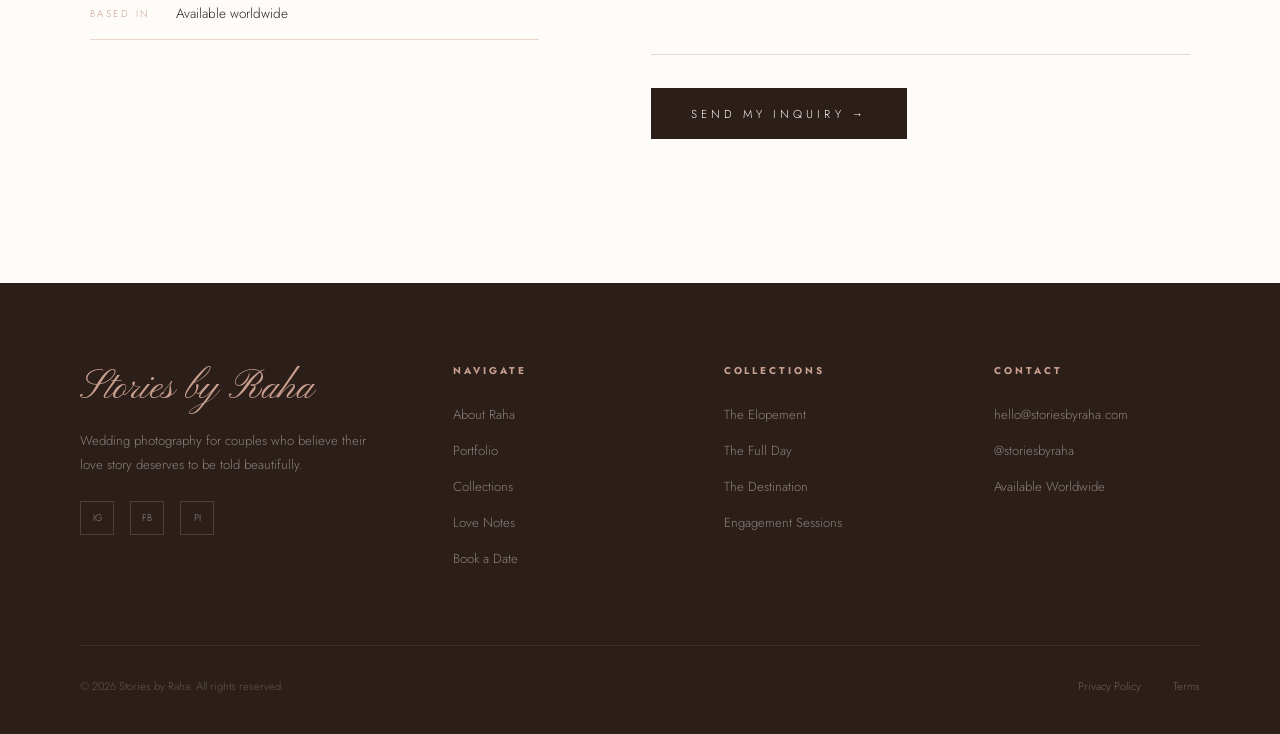
<file: storiesbyraha.html>
<!DOCTYPE html>
<html lang="en">
<head>
  <meta charset="UTF-8"/>
  <meta name="viewport" content="width=device-width, initial-scale=1.0"/>
  <title>Stories by Raha — Wedding Photography</title>
  <link href="https://fonts.googleapis.com/css2?family=Playfair+Display:ital,wght@0,400;0,500;1,400;1,500&family=Jost:wght@200;300;400&family=Pinyon+Script&display=swap" rel="stylesheet"/>
  <style>
    *, *::before, *::after { box-sizing: border-box; margin: 0; padding: 0; }

    :root {
      --white: #fdfcf9;
      --blush: #f0e6dd;
      --rose: #c9a090;
      --dusty: #b08070;
      --deep: #2c1f1a;
      --muted: #7a6560;
      --warm: #e8d8cc;
      --accent: #c9a090;
    }

    html { scroll-behavior: smooth; }

    body {
      background: var(--white);
      color: var(--deep);
      font-family: 'Jost', sans-serif;
      font-weight: 300;
      overflow-x: hidden;
    }

    body::after {
      content: '';
      position: fixed;
      inset: 0;
      pointer-events: none;
      z-index: 9999;
      opacity: 0.025;
      background-image: url("data:image/svg+xml,%3Csvg xmlns='http://www.w3.org/2000/svg' width='300' height='300'%3E%3Cfilter id='n'%3E%3CfeTurbulence type='fractalNoise' baseFrequency='0.75' numOctaves='4' stitchTiles='stitch'/%3E%3C/filter%3E%3Crect width='300' height='300' filter='url(%23n)'/%3E%3C/svg%3E");
    }

    /* NAV */
    nav {
      position: fixed;
      top: 0; left: 0; right: 0;
      z-index: 200;
      padding: 1.8rem 5rem;
      display: flex;
      justify-content: space-between;
      align-items: center;
      transition: background 0.5s, box-shadow 0.5s;
    }
    nav.scrolled {
      background: rgba(253,252,249,0.94);
      backdrop-filter: blur(14px);
      box-shadow: 0 1px 0 rgba(201,160,144,0.2);
    }
    .nav-brand {
      font-family: 'Pinyon Script', cursive;
      font-size: 1.9rem;
      color: var(--white);
      text-decoration: none;
      line-height: 1;
      transition: color 0.5s;
    }
    nav.scrolled .nav-brand { color: var(--deep); }
    .nav-links { display: flex; gap: 3rem; list-style: none; }
    .nav-links a {
      font-size: 0.72rem;
      letter-spacing: 0.22em;
      text-transform: uppercase;
      color: rgba(253,252,249,0.8);
      text-decoration: none;
      transition: color 0.3s;
    }
    nav.scrolled .nav-links a { color: var(--muted); }
    .nav-links a:hover { color: var(--rose) !important; }
    .nav-cta {
      font-size: 0.72rem;
      letter-spacing: 0.22em;
      text-transform: uppercase;
      color: var(--deep);
      background: var(--white);
      padding: 0.7rem 1.8rem;
      text-decoration: none;
      transition: background 0.3s;
    }
    nav.scrolled .nav-cta { background: var(--deep); color: var(--white); }
    .nav-cta:hover { background: var(--dusty) !important; color: var(--white) !important; }

    /* HERO */
    #hero {
      height: 100vh;
      min-height: 700px;
      position: relative;
      display: flex;
      align-items: flex-end;
      overflow: hidden;
    }
    .hero-bg {
      position: absolute;
      inset: 0;
      background: radial-gradient(ellipse 120% 100% at 60% 40%, #e8c8b8 0%, #c9a898 25%, #a07060 55%, #5a3828 80%, #2c1f1a 100%);
    }
    .hero-bg::before {
      content: '';
      position: absolute;
      inset: 0;
      background:
        radial-gradient(ellipse 50% 70% at 30% 60%, rgba(253,252,249,0.12) 0%, transparent 60%),
        radial-gradient(ellipse 40% 40% at 75% 25%, rgba(253,252,249,0.08) 0%, transparent 50%);
    }
    .hero-bokeh { position: absolute; inset: 0; overflow: hidden; }
    .bokeh {
      position: absolute;
      border-radius: 50%;
      background: rgba(253,252,249,0.12);
      filter: blur(40px);
      animation: bokehFloat linear infinite;
    }
    .bokeh:nth-child(1) { width: 180px; height: 180px; top: 10%; left: 15%; animation-duration: 18s; }
    .bokeh:nth-child(2) { width: 100px; height: 100px; top: 30%; left: 70%; animation-duration: 22s; animation-delay: -5s; }
    .bokeh:nth-child(3) { width: 250px; height: 250px; top: 55%; left: 45%; animation-duration: 28s; animation-delay: -10s; }
    .bokeh:nth-child(4) { width: 80px;  height: 80px;  top: 70%; left: 80%; animation-duration: 16s; animation-delay: -3s; }
    .bokeh:nth-child(5) { width: 140px; height: 140px; top: 15%; left: 80%; animation-duration: 20s; animation-delay: -8s; }
    @keyframes bokehFloat {
      0%,100% { transform: translateY(0) scale(1); opacity: 0.5; }
      50% { transform: translateY(-30px) scale(1.05); opacity: 0.8; }
    }
    .hero-overlay {
      position: absolute; inset: 0;
      background: linear-gradient(to top, rgba(44,31,26,0.85) 0%, rgba(44,31,26,0.3) 45%, transparent 70%);
    }
    .hero-content {
      position: relative; z-index: 2;
      padding: 0 5rem 6rem;
      color: var(--white);
      max-width: 900px;
    }
    .hero-tag {
      font-size: 0.68rem;
      letter-spacing: 0.45em;
      text-transform: uppercase;
      color: var(--warm);
      opacity: 0.85;
      margin-bottom: 1.5rem;
      display: flex; align-items: center; gap: 1rem;
      animation: fadeUp 1.2s 0.3s ease both;
    }
    .hero-tag::before { content: ''; width: 40px; height: 1px; background: var(--warm); opacity: 0.6; }
    .hero-title {
      font-family: 'Playfair Display', serif;
      font-weight: 400;
      font-size: clamp(3.5rem, 8vw, 7.5rem);
      line-height: 1.0;
      margin-bottom: 2rem;
      animation: fadeUp 1.2s 0.5s ease both;
    }
    .hero-title em { font-style: italic; color: var(--warm); display: block; }
    .hero-sub {
      font-weight: 200;
      font-size: clamp(0.9rem, 1.5vw, 1.1rem);
      letter-spacing: 0.08em;
      opacity: 0.75;
      margin-bottom: 2.5rem;
      max-width: 480px;
      line-height: 1.8;
      animation: fadeUp 1.2s 0.7s ease both;
    }
    .hero-btns { display: flex; gap: 1.2rem; flex-wrap: wrap; animation: fadeUp 1.2s 0.9s ease both; }
    .btn-primary {
      display: inline-block;
      font-size: 0.72rem; letter-spacing: 0.3em; text-transform: uppercase;
      color: var(--deep); background: var(--white);
      padding: 1rem 2.2rem; text-decoration: none;
      transition: background 0.3s, letter-spacing 0.3s;
    }
    .btn-primary:hover { background: var(--warm); letter-spacing: 0.4em; }
    .btn-ghost {
      display: inline-block;
      font-size: 0.72rem; letter-spacing: 0.3em; text-transform: uppercase;
      color: var(--white); border: 1px solid rgba(253,252,249,0.4);
      padding: 1rem 2.2rem; text-decoration: none;
      transition: border-color 0.3s, letter-spacing 0.3s;
    }
    .btn-ghost:hover { border-color: var(--white); letter-spacing: 0.4em; }
    .hero-scroll {
      position: absolute; right: 5rem; bottom: 3.5rem;
      writing-mode: vertical-rl;
      display: flex; align-items: center; gap: 1rem;
      color: rgba(253,252,249,0.45);
      font-size: 0.6rem; letter-spacing: 0.3em; text-transform: uppercase;
      z-index: 2;
      animation: fadeIn 1.2s 1.2s ease both;
    }
    .hero-scroll::after { content: ''; width: 1px; height: 50px; background: linear-gradient(to bottom, rgba(253,252,249,0.4), transparent); }

    @keyframes fadeUp { from { opacity:0; transform:translateY(28px); } to { opacity:1; transform:translateY(0); } }
    @keyframes fadeIn  { from { opacity:0; } to { opacity:1; } }

    /* INTRO STRIP */
    .intro-strip {
      background: var(--blush);
      padding: 4rem 5rem;
      display: flex; align-items: center; justify-content: center; gap: 3rem; flex-wrap: wrap;
    }
    .intro-stat { text-align: center; }
    .intro-stat-num { font-family: 'Playfair Display', serif; font-style: italic; font-size: 2.8rem; color: var(--dusty); line-height: 1; }
    .intro-stat-label { font-size: 0.68rem; letter-spacing: 0.25em; text-transform: uppercase; color: var(--muted); margin-top: 0.4rem; }
    .intro-divider { width: 1px; height: 50px; background: var(--rose); opacity: 0.3; }

    /* ABOUT */
    #about {
      padding: 9rem 5rem;
      display: grid; grid-template-columns: 1fr 1fr; gap: 7rem; align-items: center;
      max-width: 1280px; margin: 0 auto;
    }
    .about-visual-wrap { position: relative; }
    .about-main-img {
      width: 100%; aspect-ratio: 3/4;
      background: linear-gradient(160deg, #d4b0a0 0%, #b08870 40%, #8a6050 70%, #5a3828 100%);
      position: relative; overflow: hidden;
    }
    .about-main-img::before { content: ''; position: absolute; inset: 0; background: radial-gradient(ellipse 70% 80% at 40% 30%, rgba(253,252,249,0.15) 0%, transparent 60%); }
    .about-main-img::after {
      content: ''; position: absolute; bottom: 0; left: 50%; transform: translateX(-50%);
      width: 55%; height: 65%;
      background: rgba(44,31,26,0.5);
      clip-path: polygon(30% 100%, 30% 45%, 38% 30%, 43% 10%, 48% 30%, 52% 10%, 57% 30%, 62% 45%, 70% 100%);
      filter: blur(3px);
    }
    .about-secondary-img {
      position: absolute; bottom: -3rem; right: -3rem;
      width: 55%; aspect-ratio: 1;
      background: linear-gradient(135deg, #e8c8b0 0%, #c0906a 100%);
      border: 6px solid var(--white); overflow: hidden;
    }
    .about-secondary-img::after { content: ''; position: absolute; inset: 0; background: radial-gradient(ellipse 80% 60% at 50% 60%, rgba(253,252,249,0.12) 0%, transparent 60%); }
    .about-label-float {
      position: absolute; top: 2.5rem; left: -2.5rem;
      background: var(--white); padding: 1.2rem 1.5rem;
      box-shadow: 0 8px 40px rgba(44,31,26,0.12);
    }
    .about-label-float p { font-family: 'Pinyon Script', cursive; font-size: 1.5rem; color: var(--dusty); line-height: 1.3; }
    .about-label-float span { font-size: 0.62rem; letter-spacing: 0.2em; text-transform: uppercase; color: var(--muted); }
    .section-eyebrow { font-size: 0.65rem; letter-spacing: 0.4em; text-transform: uppercase; color: var(--rose); margin-bottom: 1.5rem; }
    .section-heading { font-family: 'Playfair Display', serif; font-weight: 400; font-size: clamp(2rem, 3.5vw, 3rem); line-height: 1.2; margin-bottom: 1.5rem; }
    .section-heading em { font-style: italic; color: var(--dusty); }
    .section-body { font-size: 0.93rem; line-height: 1.95; color: var(--muted); margin-bottom: 1.4rem; }
    .signature { font-family: 'Pinyon Script', cursive; font-size: 2.2rem; color: var(--dusty); margin-top: 2rem; display: block; }

    /* PORTFOLIO */
    #portfolio { padding: 7rem 5rem; background: var(--deep); }
    .portfolio-inner { max-width: 1280px; margin: 0 auto; }
    .portfolio-header { display: flex; justify-content: space-between; align-items: flex-end; margin-bottom: 4rem; color: var(--white); }
    .portfolio-header .section-eyebrow { color: var(--rose); }
    .portfolio-header .section-heading { color: var(--white); margin-bottom: 0; }
    .portfolio-link { font-size: 0.68rem; letter-spacing: 0.3em; text-transform: uppercase; color: var(--rose); text-decoration: none; border-bottom: 1px solid rgba(201,160,144,0.3); padding-bottom: 0.3rem; transition: border-color 0.3s; }
    .portfolio-link:hover { border-color: var(--rose); }
    .gallery-mosaic { display: grid; grid-template-columns: repeat(12, 1fr); grid-template-rows: repeat(3, 220px); gap: 6px; }
    .gp { overflow: hidden; position: relative; cursor: pointer; }
    .gp::after { content: ''; position: absolute; inset: 0; background: rgba(44,31,26,0); transition: background 0.4s; }
    .gp:hover::after { background: rgba(44,31,26,0.3); }
    .gp-inner { width: 100%; height: 100%; transition: transform 0.7s ease; }
    .gp:hover .gp-inner { transform: scale(1.06); }
    .gp:nth-child(1) .gp-inner { background: linear-gradient(135deg, #d4b8a8 0%, #a07060 50%, #5a3828 100%); }
    .gp:nth-child(2) .gp-inner { background: linear-gradient(160deg, #e0c8b0 0%, #c09070 60%, #7a4830 100%); }
    .gp:nth-child(3) .gp-inner { background: linear-gradient(120deg, #2c2018 0%, #5a3828 40%, #8a5840 100%); }
    .gp:nth-child(4) .gp-inner { background: linear-gradient(145deg, #c8b090 0%, #907050 50%, #4a2818 100%); }
    .gp:nth-child(5) .gp-inner { background: linear-gradient(135deg, #e8d0b8 0%, #c08860 60%, #6a3820 100%); }
    .gp:nth-child(6) .gp-inner { background: linear-gradient(160deg, #3a2820 0%, #6a4030 40%, #a07050 100%); }
    .gp:nth-child(7) .gp-inner { background: linear-gradient(120deg, #d0b8a0 0%, #a07860 50%, #5a3020 100%); }
    .gp:nth-child(1) { grid-column: 1/5;  grid-row: 1/3; }
    .gp:nth-child(2) { grid-column: 5/8;  grid-row: 1/2; }
    .gp:nth-child(3) { grid-column: 8/13; grid-row: 1/2; }
    .gp:nth-child(4) { grid-column: 5/9;  grid-row: 2/4; }
    .gp:nth-child(5) { grid-column: 9/13; grid-row: 2/3; }
    .gp:nth-child(6) { grid-column: 1/5;  grid-row: 3/4; }
    .gp:nth-child(7) { grid-column: 9/13; grid-row: 3/4; }
    .gp-caption { position: absolute; bottom: 0; left: 0; right: 0; padding: 1.5rem; background: linear-gradient(to top, rgba(44,31,26,0.7), transparent); color: var(--white); transform: translateY(100%); transition: transform 0.4s ease; z-index: 2; }
    .gp:hover .gp-caption { transform: translateY(0); }
    .gp-caption h4 { font-family: 'Playfair Display', serif; font-size: 1rem; margin-bottom: 0.2rem; }
    .gp-caption p { font-size: 0.7rem; opacity: 0.7; letter-spacing: 0.1em; }

    /* COLLECTIONS */
    #collections { padding: 9rem 5rem; background: var(--white); }
    .collections-inner { max-width: 1280px; margin: 0 auto; }
    .collections-intro { text-align: center; max-width: 600px; margin: 0 auto 5rem; }
    .collections-grid { display: grid; grid-template-columns: repeat(3,1fr); gap: 2px; background: var(--warm); }
    .collection-card { background: var(--white); padding: 3.5rem 3rem; transition: background 0.35s; cursor: default; position: relative; overflow: hidden; }
    .collection-card::before { content: ''; position: absolute; top: 0; left: 0; right: 0; height: 3px; background: var(--rose); transform: scaleX(0); transform-origin: left; transition: transform 0.4s ease; }
    .collection-card:hover::before { transform: scaleX(1); }
    .collection-card:hover { background: var(--blush); }
    .collection-icon { font-family: 'Pinyon Script', cursive; font-size: 3.5rem; color: var(--rose); opacity: 0.4; line-height: 1; margin-bottom: 1.5rem; }
    .collection-name { font-family: 'Playfair Display', serif; font-size: 1.4rem; margin-bottom: 0.8rem; }
    .collection-desc { font-size: 0.86rem; line-height: 1.85; color: var(--muted); margin-bottom: 1.8rem; }
    .collection-price { font-family: 'Playfair Display', serif; font-style: italic; font-size: 1.6rem; color: var(--dusty); }
    .collection-price span { font-family: 'Jost', sans-serif; font-style: normal; font-size: 0.7rem; letter-spacing: 0.1em; color: var(--muted); vertical-align: super; }
    .collection-includes { margin-top: 1.5rem; list-style: none; }
    .collection-includes li { font-size: 0.8rem; color: var(--muted); padding: 0.45rem 0; border-bottom: 1px solid rgba(201,160,144,0.15); display: flex; align-items: center; gap: 0.7rem; }
    .collection-includes li::before { content: '✦'; color: var(--rose); font-size: 0.5rem; flex-shrink: 0; }

    /* EXPERIENCE */
    #experience { background: var(--blush); padding: 9rem 5rem; }
    .experience-inner { max-width: 1280px; margin: 0 auto; display: grid; grid-template-columns: 1fr 1fr; gap: 7rem; align-items: center; }
    .step { display: flex; gap: 2rem; padding: 2rem 0; border-bottom: 1px solid rgba(201,160,144,0.25); }
    .step:last-child { border-bottom: none; }
    .step-num { font-family: 'Playfair Display', serif; font-style: italic; font-size: 2rem; color: var(--rose); opacity: 0.5; flex-shrink: 0; width: 3rem; line-height: 1.2; }
    .step-body h4 { font-family: 'Playfair Display', serif; font-size: 1.1rem; margin-bottom: 0.5rem; }
    .step-body p { font-size: 0.86rem; color: var(--muted); line-height: 1.8; }

    /* TESTIMONIALS */
    #testimonials { padding: 9rem 5rem; background: var(--deep); color: var(--white); }
    .testimonials-inner { max-width: 1100px; margin: 0 auto; text-align: center; }
    .testimonials-inner .section-eyebrow { color: var(--rose); }
    .testimonial-carousel { margin-top: 4rem; min-height: 260px; }
    .testimonial-slide { display: none; animation: fadeIn 0.6s ease; }
    .testimonial-slide.active { display: block; }
    .testimonial-quote { font-family: 'Playfair Display', serif; font-style: italic; font-size: clamp(1.1rem, 2vw, 1.5rem); line-height: 1.7; opacity: 0.9; max-width: 750px; margin: 0 auto 2.5rem; position: relative; }
    .testimonial-quote::before { content: '\201C'; font-size: 6rem; color: var(--rose); opacity: 0.2; position: absolute; top: -2rem; left: -2rem; line-height: 1; font-style: normal; }
    .testimonial-couple { font-family: 'Pinyon Script', cursive; font-size: 1.6rem; color: var(--rose); }
    .testimonial-date { font-size: 0.65rem; letter-spacing: 0.25em; opacity: 0.4; text-transform: uppercase; margin-top: 0.3rem; }
    .carousel-dots { display: flex; justify-content: center; gap: 0.7rem; margin-top: 3rem; }
    .dot { width: 6px; height: 6px; border-radius: 50%; background: rgba(253,252,249,0.25); cursor: pointer; transition: background 0.3s, transform 0.3s; border: none; }
    .dot.active { background: var(--rose); transform: scale(1.3); }

    /* INQUIRY */
    #inquiry { padding: 9rem 5rem; background: var(--white); }
    .inquiry-inner { max-width: 1100px; margin: 0 auto; display: grid; grid-template-columns: 1fr 1.2fr; gap: 7rem; align-items: start; }
    .availability-badge { display: inline-flex; align-items: center; gap: 0.6rem; background: var(--blush); padding: 0.5rem 1rem; font-size: 0.7rem; letter-spacing: 0.15em; text-transform: uppercase; color: var(--muted); margin-bottom: 2rem; }
    .availability-dot { width: 7px; height: 7px; border-radius: 50%; background: #7a9e7a; }
    .contact-detail { display: flex; align-items: center; gap: 1rem; padding: 1rem 0; border-bottom: 1px solid var(--warm); font-size: 0.85rem; }
    .contact-detail-label { font-size: 0.62rem; letter-spacing: 0.25em; text-transform: uppercase; color: var(--rose); min-width: 70px; }
    .contact-detail a { color: var(--deep); text-decoration: none; }
    .inquiry-form { display: flex; flex-direction: column; gap: 1.6rem; }
    .form-row-2 { display: grid; grid-template-columns: 1fr 1fr; gap: 1.6rem; }
    .field { display: flex; flex-direction: column; gap: 0.5rem; }
    .field label { font-size: 0.62rem; letter-spacing: 0.28em; text-transform: uppercase; color: var(--rose); }
    .field input, .field select, .field textarea { background: transparent; border: none; border-bottom: 1px solid rgba(44,31,26,0.15); padding: 0.65rem 0; font-family: 'Jost', sans-serif; font-weight: 300; font-size: 0.9rem; color: var(--deep); outline: none; transition: border-color 0.3s; resize: none; appearance: none; }
    .field input:focus, .field select:focus, .field textarea:focus { border-color: var(--dusty); }
    .field input::placeholder, .field textarea::placeholder { color: rgba(44,31,26,0.35); }
    .submit-btn { margin-top: 0.5rem; background: var(--deep); color: var(--white); border: none; padding: 1.1rem 2.5rem; font-family: 'Jost', sans-serif; font-weight: 300; font-size: 0.72rem; letter-spacing: 0.35em; text-transform: uppercase; cursor: pointer; transition: background 0.3s, letter-spacing 0.3s; align-self: flex-start; }
    .submit-btn:hover { background: var(--dusty); letter-spacing: 0.45em; }

    /* FOOTER */
    footer { background: var(--deep); padding: 5rem 5rem 2.5rem; color: var(--white); }
    .footer-top { display: grid; grid-template-columns: 1.5fr 1fr 1fr 1fr; gap: 4rem; padding-bottom: 4rem; border-bottom: 1px solid rgba(253,252,249,0.08); }
    .footer-brand-name { font-family: 'Pinyon Script', cursive; font-size: 2.5rem; color: var(--rose); display: block; margin-bottom: 1rem; }
    .footer-tagline { font-size: 0.82rem; color: rgba(253,252,249,0.45); line-height: 1.8; margin-bottom: 1.5rem; }
    .footer-social { display: flex; gap: 1rem; }
    .footer-social a { width: 34px; height: 34px; border: 1px solid rgba(253,252,249,0.15); display: flex; align-items: center; justify-content: center; font-size: 0.6rem; color: rgba(253,252,249,0.5); text-decoration: none; transition: border-color 0.3s, color 0.3s; }
    .footer-social a:hover { border-color: var(--rose); color: var(--rose); }
    .footer-col h5 { font-size: 0.62rem; letter-spacing: 0.3em; text-transform: uppercase; color: var(--rose); margin-bottom: 1.5rem; }
    .footer-col ul { list-style: none; }
    .footer-col ul li { margin-bottom: 0.8rem; }
    .footer-col ul li a { font-size: 0.82rem; color: rgba(253,252,249,0.45); text-decoration: none; transition: color 0.3s; }
    .footer-col ul li a:hover { color: var(--white); }
    .footer-bottom { padding-top: 2rem; display: flex; justify-content: space-between; align-items: center; font-size: 0.7rem; color: rgba(253,252,249,0.25); }
    .footer-bottom a { color: rgba(253,252,249,0.3); text-decoration: none; }

    /* REVEAL */
    .reveal { opacity: 0; transform: translateY(22px); transition: opacity 0.85s ease, transform 0.85s ease; }
    .reveal.visible { opacity: 1; transform: translateY(0); }
    .reveal-delay-1 { transition-delay: 0.12s; }
    .reveal-delay-2 { transition-delay: 0.22s; }
    .reveal-delay-3 { transition-delay: 0.32s; }

    /* RESPONSIVE */
    @media (max-width: 960px) {
      nav { padding: 1.5rem 2rem; }
      .nav-links, .nav-cta { display: none; }
      .hero-content { padding: 0 2rem 5rem; }
      .hero-scroll { display: none; }
      #about { grid-template-columns: 1fr; gap: 3.5rem; padding: 6rem 2rem; }
      .about-secondary-img, .about-label-float { display: none; }
      .experience-inner, .inquiry-inner { grid-template-columns: 1fr; gap: 3.5rem; }
      #portfolio, #collections, #testimonials, #experience, #inquiry { padding-left: 2rem; padding-right: 2rem; }
      .collections-grid { grid-template-columns: 1fr; }
      .gallery-mosaic { grid-template-columns: 1fr 1fr; grid-template-rows: auto; }
      .gp { grid-column: auto !important; grid-row: auto !important; aspect-ratio: 1; }
      .footer-top { grid-template-columns: 1fr 1fr; gap: 2.5rem; }
      footer { padding: 3rem 2rem 2rem; }
      .form-row-2 { grid-template-columns: 1fr; }
      .intro-strip { padding: 3rem 2rem; }
    }
  </style>
</head>
<body>

  <nav id="main-nav">
    <a href="#hero" class="nav-brand">Stories by Raha</a>
    <ul class="nav-links">
      <li><a href="#about">About</a></li>
      <li><a href="#portfolio">Portfolio</a></li>
      <li><a href="#collections">Collections</a></li>
      <li><a href="#testimonials">Love Notes</a></li>
    </ul>
    <a href="#inquiry" class="nav-cta">Book a Date</a>
  </nav>

  <!-- HERO -->
  <section id="hero">
    <div class="hero-bg">
      <div class="hero-bokeh">
        <div class="bokeh"></div><div class="bokeh"></div>
        <div class="bokeh"></div><div class="bokeh"></div><div class="bokeh"></div>
      </div>
    </div>
    <div class="hero-overlay"></div>
    <div class="hero-content">
      <p class="hero-tag">Wedding Photography</p>
      <h1 class="hero-title">Your love,<br><em>beautifully told.</em></h1>
      <p class="hero-sub">Timeless, intimate photography that captures the real moments — the tears, the laughter, the glances no one else noticed.</p>
      <div class="hero-btns">
        <a href="#portfolio" class="btn-primary">View Portfolio</a>
        <a href="#inquiry" class="btn-ghost">Book Your Date</a>
      </div>
    </div>
    <div class="hero-scroll">Scroll</div>
  </section>

  <!-- STATS -->
  <div class="intro-strip">
    <div class="intro-stat reveal"><div class="intro-stat-num">300+</div><div class="intro-stat-label">Weddings Captured</div></div>
    <div class="intro-divider"></div>
    <div class="intro-stat reveal reveal-delay-1"><div class="intro-stat-num">8</div><div class="intro-stat-label">Years of Experience</div></div>
    <div class="intro-divider"></div>
    <div class="intro-stat reveal reveal-delay-2"><div class="intro-stat-num">15+</div><div class="intro-stat-label">Countries Shot In</div></div>
    <div class="intro-divider"></div>
    <div class="intro-stat reveal reveal-delay-3"><div class="intro-stat-num">&#x221E;</div><div class="intro-stat-label">Memories Made</div></div>
  </div>

  <!-- ABOUT -->
  <section id="about">
    <div class="about-visual-wrap reveal">
      <div class="about-main-img"></div>
      <div class="about-secondary-img"></div>
      <div class="about-label-float"><p>Raha</p><span>Lead Photographer</span></div>
    </div>
    <div class="reveal reveal-delay-1">
      <p class="section-eyebrow">The Photographer</p>
      <h2 class="section-heading">I believe every wedding<br>is a <em>story worth telling</em></h2>
      <p class="section-body">Hi, I'm Raha — a wedding photographer with a passion for authentic moments. I don't direct, I observe. I don't pose, I wait. Because the best photographs happen when people forget the camera exists.</p>
      <p class="section-body">My style is warm, cinematic, and deeply human. Whether it's an intimate elopement or a grand celebration, I bring the same quiet dedication to every frame.</p>
      <a href="#inquiry" class="btn-primary" style="display:inline-block; margin-top:1rem;">Let's Connect</a>
      <span class="signature">Raha</span>
    </div>
  </section>

  <!-- PORTFOLIO -->
  <section id="portfolio">
    <div class="portfolio-inner">
      <div class="portfolio-header reveal">
        <div>
          <p class="section-eyebrow">Portfolio</p>
          <h2 class="section-heading">Moments <em>forever</em></h2>
        </div>
        <a href="#" class="portfolio-link">View full gallery &#8594;</a>
      </div>
      <div class="gallery-mosaic reveal">
        <div class="gp"><div class="gp-inner"></div><div class="gp-caption"><h4>Sara &amp; James</h4><p>Florence, Italy &middot; 2024</p></div></div>
        <div class="gp"><div class="gp-inner"></div><div class="gp-caption"><h4>First Dance</h4><p>Malibu, CA &middot; 2024</p></div></div>
        <div class="gp"><div class="gp-inner"></div><div class="gp-caption"><h4>Leila &amp; Tom</h4><p>Santorini, Greece &middot; 2023</p></div></div>
        <div class="gp"><div class="gp-inner"></div><div class="gp-caption"><h4>Garden Ceremony</h4><p>Cotswolds, UK &middot; 2024</p></div></div>
        <div class="gp"><div class="gp-inner"></div><div class="gp-caption"><h4>Nadia &amp; Arash</h4><p>Dubai &middot; 2024</p></div></div>
        <div class="gp"><div class="gp-inner"></div><div class="gp-caption"><h4>Golden Hour</h4><p>Tuscany &middot; 2023</p></div></div>
        <div class="gp"><div class="gp-inner"></div><div class="gp-caption"><h4>Maya &amp; David</h4><p>New York &middot; 2025</p></div></div>
      </div>
    </div>
  </section>

  <!-- COLLECTIONS -->
  <section id="collections">
    <div class="collections-inner">
      <div class="collections-intro reveal">
        <p class="section-eyebrow">Collections</p>
        <h2 class="section-heading">Choose your <em>story</em></h2>
        <p class="section-body">Every love is unique. Every collection is crafted to honor that.</p>
      </div>
      <div class="collections-grid reveal">
        <div class="collection-card">
          <div class="collection-icon">I</div>
          <h3 class="collection-name">The Elopement</h3>
          <p class="collection-desc">Intimate, raw, and entirely yours. Perfect for couples who want to escape and celebrate just the two of them.</p>
          <div class="collection-price"><span>from </span>1,800</div>
          <ul class="collection-includes">
            <li>4 hours of coverage</li><li>1 photographer</li><li>200+ edited images</li><li>Online gallery delivery</li>
          </ul>
        </div>
        <div class="collection-card" style="border-top: 3px solid var(--rose);">
          <div class="collection-icon">II</div>
          <h3 class="collection-name">The Full Day</h3>
          <p class="collection-desc">From morning preparations to the last dance — every chapter of your wedding day, documented with love.</p>
          <div class="collection-price"><span>from </span>3,500</div>
          <ul class="collection-includes">
            <li>10 hours of coverage</li><li>Lead + second photographer</li><li>500+ edited images</li><li>Wedding film (short)</li><li>Printed album included</li>
          </ul>
        </div>
        <div class="collection-card">
          <div class="collection-icon">III</div>
          <h3 class="collection-name">The Destination</h3>
          <p class="collection-desc">Fly me anywhere. I'll capture your wedding against the backdrop of the world's most beautiful places.</p>
          <div class="collection-price"><span>from </span>5,500</div>
          <ul class="collection-includes">
            <li>2 days of coverage</li><li>Full photography team</li><li>Engagement session</li><li>600+ edited images</li><li>Luxury heirloom album</li>
          </ul>
        </div>
      </div>
    </div>
  </section>

  <!-- EXPERIENCE -->
  <section id="experience">
    <div class="experience-inner">
      <div class="reveal">
        <p class="section-eyebrow">The Experience</p>
        <h2 class="section-heading">What it's like to <em>work with me</em></h2>
        <p class="section-body">From the first message to the moment your gallery arrives, I want you to feel seen, heard, and genuinely excited. Here's how our journey together unfolds.</p>
      </div>
      <div class="reveal reveal-delay-1">
        <div class="step"><div class="step-num">01</div><div class="step-body"><h4>Inquiry &amp; Connection Call</h4><p>We start with a relaxed conversation — tell me about your day, your vision, your love story. No pressure, no forms.</p></div></div>
        <div class="step"><div class="step-num">02</div><div class="step-body"><h4>Booking &amp; Planning</h4><p>Once we're a match, we lock in your date and I'll guide you through every detail — timeline, locations, lighting.</p></div></div>
        <div class="step"><div class="step-num">03</div><div class="step-body"><h4>Your Wedding Day</h4><p>I blend into the background, staying close to the moments that matter. You won't even know I'm there — until you see the photos.</p></div></div>
        <div class="step"><div class="step-num">04</div><div class="step-body"><h4>Gallery Delivery</h4><p>Within 6–8 weeks, your beautifully edited gallery arrives — ready to relive forever.</p></div></div>
      </div>
    </div>
  </section>

  <!-- TESTIMONIALS -->
  <section id="testimonials">
    <div class="testimonials-inner">
      <p class="section-eyebrow">Love Notes</p>
      <h2 class="section-heading" style="color:var(--white);">What couples <em>say</em></h2>
      <div class="testimonial-carousel">
        <div class="testimonial-slide active">
          <p class="testimonial-quote">Raha didn't just photograph our wedding — she captured the version of that day we would have forgotten. Looking at our photos, I feel everything again. Worth every penny and more.</p>
          <p class="testimonial-couple">Sara &amp; James</p>
          <p class="testimonial-date">Florence &middot; May 2024</p>
        </div>
        <div class="testimonial-slide">
          <p class="testimonial-quote">We were nervous in front of cameras but Raha made us feel so comfortable. She has this incredible ability to disappear into the background and still get every single moment.</p>
          <p class="testimonial-couple">Leila &amp; Tom</p>
          <p class="testimonial-date">Santorini &middot; September 2023</p>
        </div>
        <div class="testimonial-slide">
          <p class="testimonial-quote">Our gallery made us cry happy tears all over again. Raha's eye for light, for emotion, for the quiet in-between moments — it's unmatched. We tell every engaged couple about her.</p>
          <p class="testimonial-couple">Nadia &amp; Arash</p>
          <p class="testimonial-date">Dubai &middot; February 2024</p>
        </div>
      </div>
      <div class="carousel-dots">
        <button class="dot active" data-index="0"></button>
        <button class="dot" data-index="1"></button>
        <button class="dot" data-index="2"></button>
      </div>
    </div>
  </section>

  <!-- INQUIRY -->
  <section id="inquiry">
    <div class="inquiry-inner">
      <div class="reveal">
        <div class="availability-badge"><span class="availability-dot"></span> Booking 2025 &amp; 2026</div>
        <p class="section-eyebrow">Get in Touch</p>
        <h2 class="section-heading">Let's plan your <em>perfect day</em></h2>
        <p class="section-body">Ready to chat? Fill in the form and I'll get back to you within 24 hours. I can't wait to hear your story.</p>
        <div class="contact-detail"><span class="contact-detail-label">Email</span><a href="mailto:hello@storiesbyraha.com">hello@storiesbyraha.com</a></div>
        <div class="contact-detail"><span class="contact-detail-label">Instagram</span><a href="#">@storiesbyraha</a></div>
        <div class="contact-detail"><span class="contact-detail-label">Based in</span><span>Available worldwide</span></div>
      </div>
      <form class="inquiry-form reveal reveal-delay-1" onsubmit="return false;">
        <div class="form-row-2">
          <div class="field"><label>Your Name</label><input type="text" placeholder="First &amp; Last Name"/></div>
          <div class="field"><label>Partner's Name</label><input type="text" placeholder="First &amp; Last Name"/></div>
        </div>
        <div class="field"><label>Email Address</label><input type="email" placeholder="hello@you.com"/></div>
        <div class="form-row-2">
          <div class="field"><label>Wedding Date</label><input type="date"/></div>
          <div class="field"><label>Collection</label>
            <select>
              <option value="" disabled selected>Choose a collection</option>
              <option>The Elopement</option><option>The Full Day</option><option>The Destination</option><option>Not sure yet</option>
            </select>
          </div>
        </div>
        <div class="field"><label>Venue / Location</label><input type="text" placeholder="Where is your wedding?"/></div>
        <div class="field"><label>Tell Me Your Story</label><textarea rows="4" placeholder="How did you meet? What's your vision for the day?"></textarea></div>
        <button type="submit" class="submit-btn">Send My Inquiry &#8594;</button>
      </form>
    </div>
  </section>

  <!-- FOOTER -->
  <footer>
    <div class="footer-top">
      <div>
        <span class="footer-brand-name">Stories by Raha</span>
        <p class="footer-tagline">Wedding photography for couples who believe their love story deserves to be told beautifully.</p>
        <div class="footer-social"><a href="#">IG</a><a href="#">FB</a><a href="#">PI</a></div>
      </div>
      <div class="footer-col">
        <h5>Navigate</h5>
        <ul>
          <li><a href="#about">About Raha</a></li><li><a href="#portfolio">Portfolio</a></li>
          <li><a href="#collections">Collections</a></li><li><a href="#testimonials">Love Notes</a></li>
          <li><a href="#inquiry">Book a Date</a></li>
        </ul>
      </div>
      <div class="footer-col">
        <h5>Collections</h5>
        <ul>
          <li><a href="#">The Elopement</a></li><li><a href="#">The Full Day</a></li>
          <li><a href="#">The Destination</a></li><li><a href="#">Engagement Sessions</a></li>
        </ul>
      </div>
      <div class="footer-col">
        <h5>Contact</h5>
        <ul>
          <li><a href="mailto:hello@storiesbyraha.com">hello@storiesbyraha.com</a></li>
          <li><a href="#">@storiesbyraha</a></li><li><a href="#">Available Worldwide</a></li>
        </ul>
      </div>
    </div>
    <div class="footer-bottom">
      <span>&#169; 2026 Stories by Raha. All rights reserved.</span>
      <div style="display:flex; gap:2rem;"><a href="#">Privacy Policy</a><a href="#">Terms</a></div>
    </div>
  </footer>

  <script>
    const nav = document.getElementById('main-nav');
    window.addEventListener('scroll', () => nav.classList.toggle('scrolled', window.scrollY > 60));

    const reveals = document.querySelectorAll('.reveal');
    const observer = new IntersectionObserver(entries => {
      entries.forEach(e => { if (e.isIntersecting) { e.target.classList.add('visible'); observer.unobserve(e.target); } });
    }, { threshold: 0.1 });
    reveals.forEach(el => observer.observe(el));

    const slides = document.querySelectorAll('.testimonial-slide');
    const dots = document.querySelectorAll('.dot');
    let current = 0, timer;
    function goTo(i) {
      slides[current].classList.remove('active'); dots[current].classList.remove('active');
      current = i;
      slides[current].classList.add('active'); dots[current].classList.add('active');
    }
    function autoplay() { timer = setInterval(() => goTo((current + 1) % slides.length), 5000); }
    dots.forEach(d => d.addEventListener('click', () => { clearInterval(timer); goTo(+d.dataset.index); autoplay(); }));
    autoplay();
  </script>
</body>
</html>
</file>
